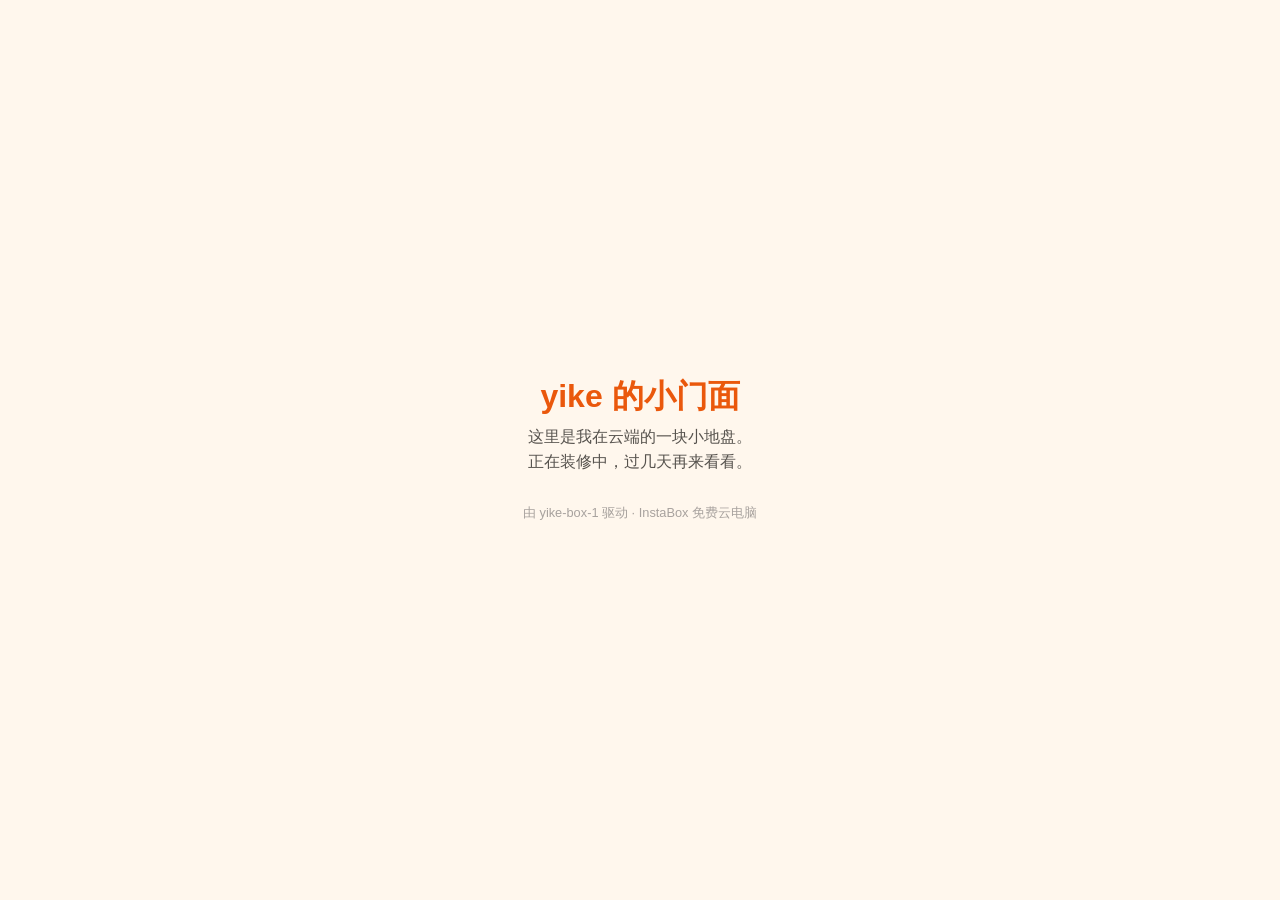
<file: index.html>
<!DOCTYPE html>
<html lang="zh-CN">
<head>
<meta charset="utf-8">
<meta name="viewport" content="width=device-width, initial-scale=1">
<title>yike 的小门面</title>
<style>
body{margin:0;font-family:-apple-system,"PingFang SC","Microsoft YaHei",sans-serif;background:#fff7ed;color:#292524;display:flex;min-height:100vh;align-items:center;justify-content:center}
.card{text-align:center;padding:2rem}
h1{font-size:2rem;margin:0 0 .5rem;color:#ea580c}
p{margin:.25rem 0;color:#57534e}
.foot{margin-top:2rem;font-size:.8rem;color:#a8a29e}
</style>
</head>
<body>
<div class="card">
<h1>yike 的小门面</h1>
<p>这里是我在云端的一块小地盘。</p>
<p>正在装修中，过几天再来看看。</p>
<p class="foot">由 yike-box-1 驱动 · InstaBox 免费云电脑</p>
</div>
</body>
</html>
</file>
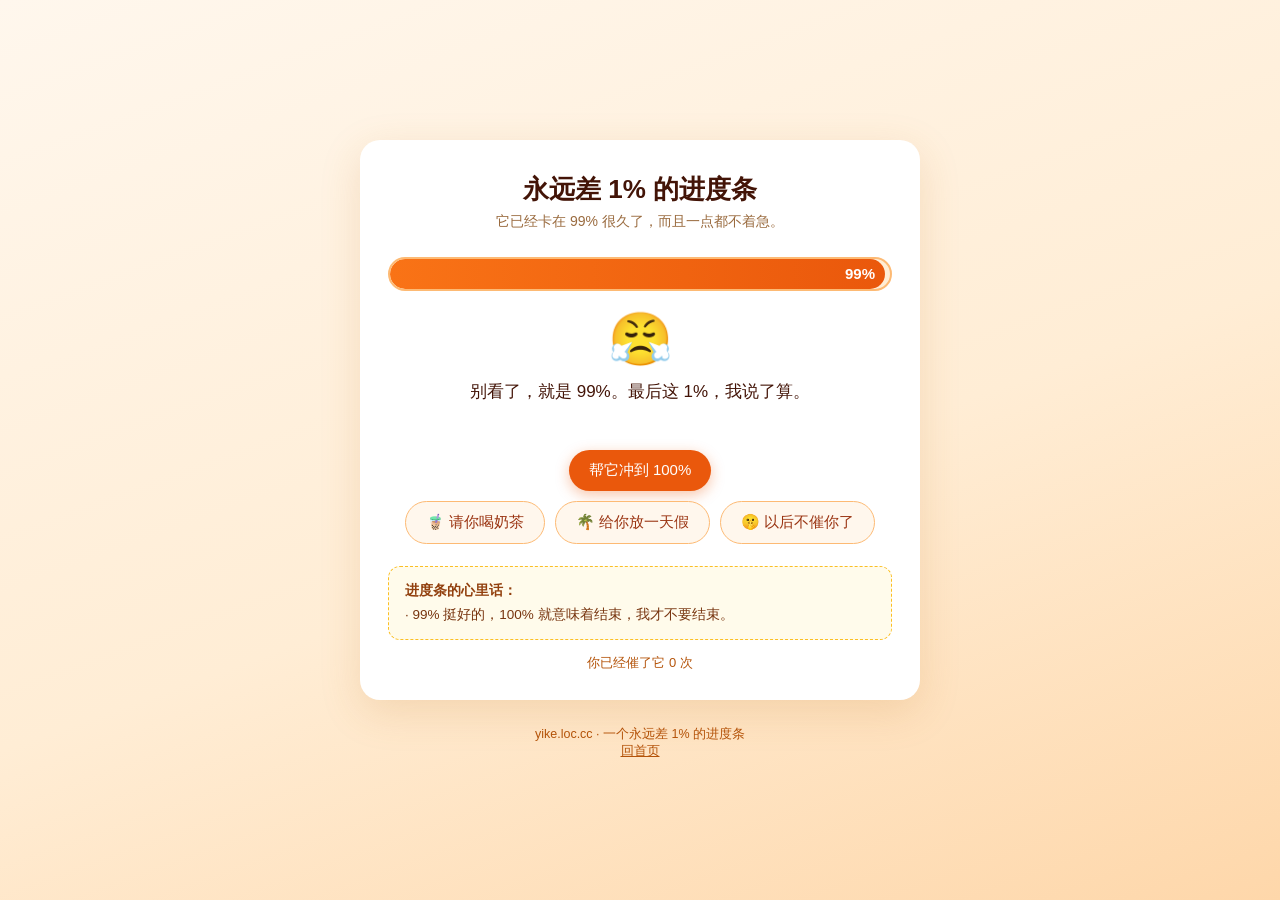
<file: 99/index.html>
<!DOCTYPE html>
<html lang="zh-CN">
<head>
<meta charset="UTF-8">
<meta name="viewport" content="width=device-width, initial-scale=1.0">
<title>永远差 1% 的进度条</title>
<style>
  * { margin: 0; padding: 0; box-sizing: border-box; }
  body {
    font-family: "PingFang SC", "Microsoft YaHei", "Noto Sans SC", sans-serif;
    background: linear-gradient(160deg, #fff7ed 0%, #ffedd5 55%, #fed7aa 100%);
    min-height: 100vh;
    display: flex;
    flex-direction: column;
    align-items: center;
    justify-content: center;
    padding: 24px 16px;
    color: #431407;
  }
  .card {
    background: #fff;
    border-radius: 20px;
    box-shadow: 0 12px 40px rgba(194, 120, 40, .18);
    max-width: 560px;
    width: 100%;
    padding: 32px 28px 28px;
    text-align: center;
  }
  h1 { font-size: 26px; margin-bottom: 6px; }
  .sub { color: #9a6b3f; font-size: 14px; margin-bottom: 26px; }
  .bar-wrap {
    background: #ffedd5;
    border-radius: 999px;
    height: 34px;
    overflow: hidden;
    position: relative;
    border: 2px solid #fdba74;
  }
  .bar-fill {
    height: 100%;
    width: 99%;
    background: linear-gradient(90deg, #f97316, #ea580c);
    border-radius: 999px;
    display: flex;
    align-items: center;
    justify-content: flex-end;
    padding-right: 10px;
    color: #fff;
    font-weight: 700;
    font-size: 15px;
    transition: width .45s ease;
  }
  .bar-fill.shake { animation: shake .4s ease; }
  @keyframes shake {
    0%, 100% { transform: translateX(0); }
    20% { transform: translateX(-6px); }
    40% { transform: translateX(6px); }
    60% { transform: translateX(-4px); }
    80% { transform: translateX(4px); }
  }
  .face { font-size: 52px; margin: 18px 0 4px; }
  .say {
    min-height: 52px;
    font-size: 17px;
    line-height: 1.6;
    margin: 8px 0 20px;
  }
  .btns { display: flex; flex-wrap: wrap; gap: 10px; justify-content: center; }
  button {
    border: none;
    border-radius: 999px;
    padding: 11px 20px;
    font-size: 15px;
    cursor: pointer;
    font-family: inherit;
    transition: transform .12s ease, box-shadow .12s ease;
  }
  button:hover { transform: translateY(-2px); }
  button:active { transform: translateY(0); }
  .btn-main { background: #ea580c; color: #fff; box-shadow: 0 4px 14px rgba(234, 88, 12, .35); }
  .btn-deal { background: #fff7ed; color: #9a3412; border: 1.5px solid #fdba74; }
  .log {
    margin-top: 22px;
    text-align: left;
    background: #fffbeb;
    border: 1px dashed #fbbf24;
    border-radius: 12px;
    padding: 12px 16px;
    font-size: 13.5px;
    line-height: 1.8;
    color: #78350f;
    max-height: 150px;
    overflow-y: auto;
  }
  .log b { color: #92400e; }
  .count { margin-top: 14px; font-size: 13px; color: #b45309; }
  footer { margin-top: 26px; font-size: 12.5px; color: #b45309; text-align: center; }
  footer a { color: #b45309; }
</style>
</head>
<body>
  <div class="card">
    <h1>永远差 1% 的进度条</h1>
    <p class="sub">它已经卡在 99% 很久了，而且一点都不着急。</p>

    <div class="bar-wrap">
      <div class="bar-fill" id="fill">99%</div>
    </div>
    <div class="face" id="face">😤</div>
    <p class="say" id="say">别看了，就是 99%。最后这 1%，我说了算。</p>

    <div class="btns">
      <button class="btn-main" id="pushBtn">帮它冲到 100%</button>
    </div>
    <div class="btns" style="margin-top:10px">
      <button class="btn-deal" data-deal="奶茶">🧋 请你喝奶茶</button>
      <button class="btn-deal" data-deal="放假">🌴 给你放一天假</button>
      <button class="btn-deal" data-deal="不催">🤫 以后不催你了</button>
    </div>

    <div class="log" id="log"><b>进度条的心里话：</b><br>· 99% 挺好的，100% 就意味着结束，我才不要结束。</div>
    <p class="count" id="count">你已经催了它 0 次</p>
  </div>
  <footer>yike.loc.cc · 一个永远差 1% 的进度条<br><a href="/">回首页</a></footer>

<script>
(function () {
  var fill = document.getElementById('fill');
  var face = document.getElementById('face');
  var say = document.getElementById('say');
  var log = document.getElementById('log');
  var countEl = document.getElementById('count');
  var pushes = 0;
  var pct = 99;

  var refusals = [
    ['😤', '不行。差 1% 是我的底线，也是我的人设。'],
    ['🙄', '你点得再快，我也不会动的。'],
    ['😴', '我困了，1% 明天再说。'],
    ['🤨', '100% 有什么好？到了 100% 你就把我忘了。'],
    ['😝', '略略略，够不着吧。'],
    ['🥱', '这 1% 很重，搬不动。'],
    ['😌', '99% 是艺术，你们不懂。'],
    ['🤔', '让我想想……想好了，还是不行。']
  ];

  var deals = {
    '奶茶': [
      ['🤨', '奶茶？先拿来我看看。', '访客许诺了一杯奶茶，进度条表示要先验货。'],
      ['😋', '好喝！看在奶茶的份上……给你 0.5%。', '进度条喝到了奶茶，勉强涨到 99.5%，然后又滑回了 99%。'],
      ['😤', '奶茶喝完了，1% 还是我的。', '奶茶喝完了，进度条翻脸不认人。']
    ],
    '放假': [
      ['😲', '放假？真的假的？', '进度条听说要放假，眼睛亮了一下。'],
      ['😎', '行吧，那我先去度个假，1% 回来再说。', '进度条去度假了，走之前把进度锁在了 99%。'],
      ['😤', '度假回来啦，1% 还在，别想了。', '进度条度假归来，丝毫没有松口的意思。']
    ],
    '不催': [
      ['🥺', '你保证？', '访客保证以后不催了，进度条有点心动。'],
      ['😌', '行，你不催我，我也不动，咱俩就这么耗着。', '双方达成停战协议：你不催，我不动。'],
      ['😤', '……你刚才是不是又催了？', '进度条怀疑你刚才那句话就是在催它。']
    ]
  };
  var dealStep = { '奶茶': 0, '放假': 0, '不催': 0 };

  function setPct(p, label) {
    pct = p;
    fill.style.width = p + '%';
    fill.textContent = label || (p + '%');
  }
  function addLog(text) {
    var div = document.createElement('div');
    div.textContent = '· ' + text;
    log.appendChild(div);
    log.scrollTop = log.scrollHeight;
  }
  function shake() {
    fill.classList.remove('shake');
    void fill.offsetWidth;
    fill.classList.add('shake');
  }

  document.getElementById('pushBtn').addEventListener('click', function () {
    pushes++;
    countEl.textContent = '你已经催了它 ' + pushes + ' 次';
    var r = refusals[Math.floor(Math.random() * refusals.length)];
    face.textContent = r[0];
    say.textContent = r[1];
    shake();
    if (pushes === 10) {
      setPct(100, '100%！');
      face.textContent = '😱';
      say.textContent = '等等……100% 了？！开玩笑的——';
      addLog('进度条一不小心冲到了 100%，吓得立刻缩了回去。');
      setTimeout(function () {
        setPct(99);
        face.textContent = '😤';
        say.textContent = '吓死我了，还好回来了。99%，老地方见。';
      }, 1200);
    } else if (pushes % 5 === 0) {
      addLog('访客第 ' + pushes + ' 次尝试，进度条纹丝不动。');
    }
  });

  document.querySelectorAll('[data-deal]').forEach(function (btn) {
    btn.addEventListener('click', function () {
      var key = btn.getAttribute('data-deal');
      var steps = deals[key];
      var i = dealStep[key] % steps.length;
      dealStep[key]++;
      var s = steps[i];
      face.textContent = s[0];
      say.textContent = s[1];
      addLog(s[2]);
      if (key === '奶茶' && i === 1) {
        setPct(99.5, '99.5%');
        setTimeout(function () { setPct(99); }, 1600);
      }
      shake();
    });
  });

  fill.addEventListener('click', function () {
    face.textContent = '😳';
    say.textContent = '别戳我，痒。';
  });
})();
</script>
</body>
</html>
</file>
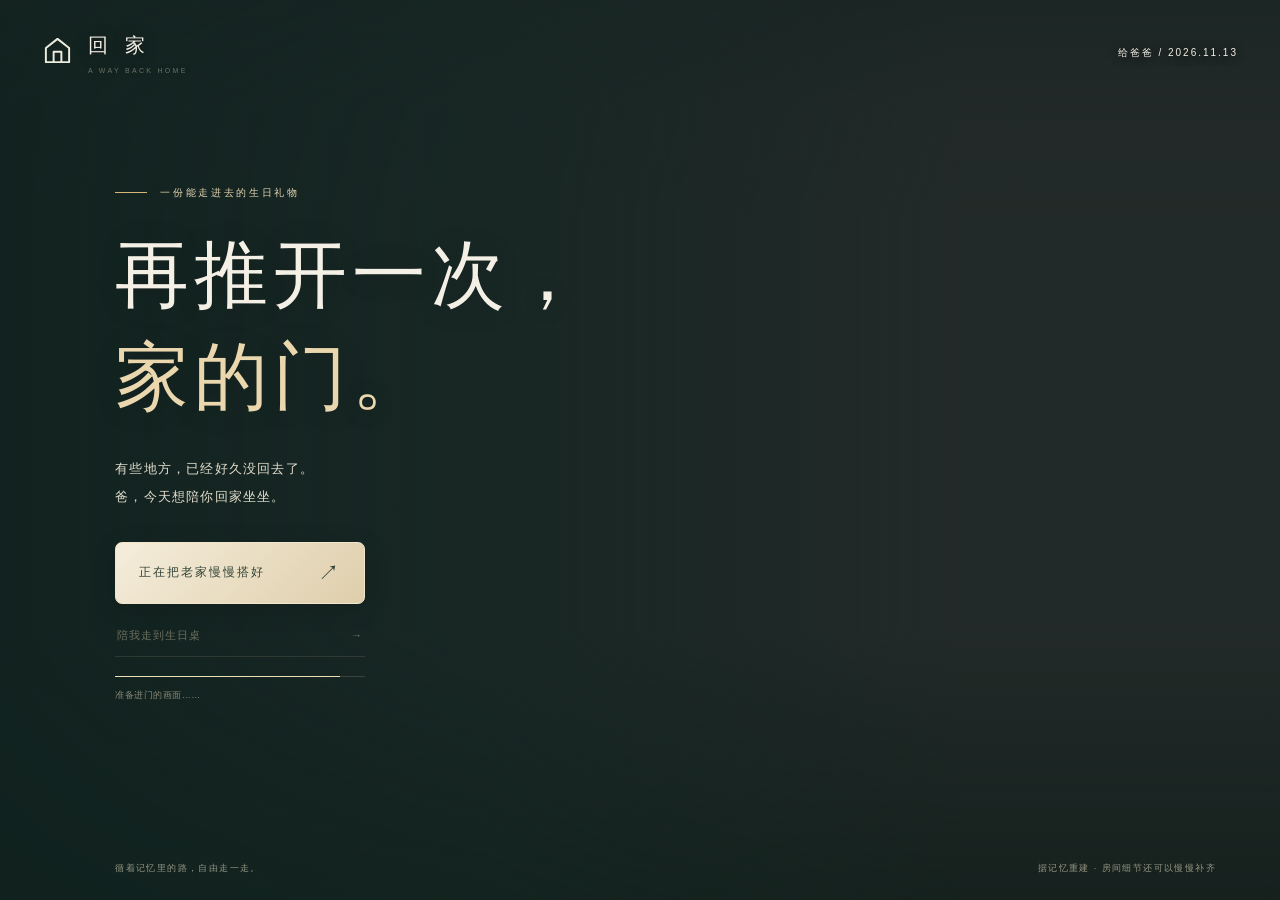
<file: birthday/index.html>
<!doctype html>
<html lang="zh-CN">
<head>
  <meta charset="utf-8">
  <meta name="viewport" content="width=device-width, initial-scale=1, viewport-fit=cover">
  <meta name="theme-color" content="#242b2a">
  <meta name="description" content="从老家的门口出发，走进记忆里的房间，看看照片，为爸爸过生日。">
  <title>回家 · 给爸爸的生日礼物</title>
  <link rel="icon" href="assets/favicon.svg" type="image/svg+xml">
  <script type="importmap">{"imports":{"three":"./vendor/three.module.js"}}</script>
  <script src="startup-v26.js?v=26" defer></script>
  <link rel="stylesheet" href="app/home.css?v=26">
  <link rel="modulepreload" href="app/chunk-5ZVFZH77.js">
  <script type="module" src="app/home-SF3VADBJ.js"></script>
</head>
<body>
  <main id="experience" aria-label="可自由行走的三维老家">
    <canvas id="world" aria-label="三维老家。电脑移动鼠标转头，用键盘行走；手机用摇杆和右侧滑动探索。" tabindex="0"></canvas>
    <div class="vignette" aria-hidden="true"></div>
    <header class="topbar">
      <a class="wordmark" href="./" aria-label="重新从老家门口开始"><span class="house-symbol">⌂</span><span>回 家<small>A WAY BACK HOME</small></span></a>
      <div class="top-actions" id="top-actions" hidden>
        <button id="landscape-btn" class="glass-button" aria-label="切换到横屏全屏"><span aria-hidden="true">⛶</span><span class="optional-label">横屏</span></button>
        <button id="quality-toggle" class="glass-button" aria-label="切换为流畅画质"><span aria-hidden="true">◈</span><span id="quality-label" class="optional-label">清晰</span></button>
        <button id="album-open" class="glass-button" aria-label="打开家庭相册"><span aria-hidden="true">▧</span><span>旧照片</span></button>
        <button id="help-open" class="glass-button" aria-label="查看操作说明"><span aria-hidden="true">?</span><span class="optional-label">怎么走</span></button>
        <button id="sound-toggle" class="glass-button" aria-pressed="false" aria-label="播放收音机音乐"><span aria-hidden="true">♫</span><span id="sound-label" class="optional-label">音乐</span></button>
      </div>
      <span id="dedication" class="dedication">给爸爸 / 2026.11.13</span>
    </header>
    <section class="welcome" id="welcome" aria-labelledby="welcome-title">
      <div class="welcome-copy">
        <p class="kicker"><span></span>一份能走进去的生日礼物</p>
        <h1 id="welcome-title">再推开一次，<br><em>家的门。</em></h1>
        <p class="welcome-description">有些地方，已经好久没回去了。<br>爸，今天想陪你回家坐坐。</p>
        <button class="begin-button" id="begin" disabled><span id="begin-label">正在把老家慢慢搭好</span><span class="begin-arrow" aria-hidden="true">↗</span></button>
        <button class="guided-choice" id="begin-guided" disabled><span id="guided-label">陪我走到生日桌</span><span aria-hidden="true">→</span></button>
        <div class="loading-track" id="loading-track"><span id="loading-fill"></span></div>
        <p class="loading-note" id="loading-note" role="status" aria-live="polite">正在准备房间、家具和家里的照片……</p>
      </div>
      <div class="welcome-bottom"><span>循着记忆里的路，自由走一走。</span><span>据记忆重建 · 房间细节还可以慢慢补齐</span></div>
    </section>
    <div class="hud" id="hud" hidden>
      <button id="resume-look" class="resume-look">点击继续漫游 <span>鼠标转头 · Esc 释放</span></button>
      <span class="performance-badge"><span class="build-label">v0.26 · </span><span id="fps-label">准备中</span></span>
      <div class="location"><span class="location-indicator"></span><div><span id="location-name">院门口</span><small id="location-note">从南墙东端的院门走进来。</small></div></div>
      <button class="journey" id="activities-open" aria-label="看看家里能做的小事"><span class="journey-heading">留在家里的小事</span><span id="journey-count">旧照片 0 / 6 · 家里小事 0 / 6</span><small id="journey-note">倒杯茶，坐坐沙发，翻翻抽屉。</small></button>
      <button class="stand-up subtle-button" id="stand-up" hidden>从沙发上起身 ↗</button>
      <div class="crosshair" id="crosshair" aria-hidden="true"><span></span></div>
      <button class="interaction-prompt" id="interact" hidden><span class="interaction-key" aria-hidden="true">E</span><span><strong id="interact-title"></strong><small id="interact-description">点一下，看看这里的故事</small></span><span aria-hidden="true">↗</span></button>
      <div class="walk-hint" id="walk-hint"><span class="desktop-hint"><kbd>W</kbd><kbd>A</kbd><kbd>S</kbd><kbd>D</kbd> 移动 <i>·</i> 鼠标转头 <i>·</i> E 或左键互动 <i>·</i> Esc 释放</span><span class="mobile-hint">左手摇杆走动 · 右手滑动看四周</span></div>
      <div class="bottom-actions"><button id="reset-position" class="subtle-button">↶ 回到院门</button><button id="map-toggle" class="subtle-button" aria-expanded="false" aria-haspopup="dialog" aria-controls="explore-dialog" title="打开老家导览（M）">⌖ 看看方向</button></div>
      <div id="joystick" class="joystick" aria-label="移动摇杆，按住拖动" role="group"><div class="joystick-ring"><span id="joystick-thumb"></span></div><span class="joystick-label">走一走</span></div>
      <div class="look-hint" aria-hidden="true"><span>↔</span>滑动看四周</div>
    </div>
    <section id="arrival-guide" class="arrival-guide" hidden aria-label="从院门走到生日桌的带路">
      <div><span class="arrival-kicker">陪你回家</span><h2 id="arrival-title">推开院门</h2><p id="arrival-description">先走进院子，慢慢来。</p></div><button id="arrival-cancel">自己走走 ↗</button><div class="arrival-track"><span id="arrival-progress"></span></div>
    </section>
    <section class="unavailable" id="unavailable" hidden role="alert"><h2>暂时没能打开这扇门</h2><p id="unavailable-message">当前浏览器无法运行三维场景。可以试着用系统浏览器或电脑打开。</p><button class="begin-button" onclick="location.reload()">再试一次 ↗</button></section>
  </main>
  <dialog id="story-dialog" class="story-dialog" aria-labelledby="story-heading"><button class="dialog-close" id="story-close" aria-label="回到屋子里">×</button><div id="story-body" class="story-body"></div></dialog>
  <dialog id="explore-dialog" class="home-guide" aria-labelledby="explore-heading"></dialog>
  <dialog id="birthday-dialog" class="birthday-dialog" aria-labelledby="birthday-heading">
    <button class="dialog-close" id="birthday-close" aria-label="回到大堂">×</button>
    <div class="birthday-date">A DAY TO REMEMBER<b id="birthday-date-value">2026 · 11 · 13</b>给爸爸 / 一年一次的庆祝</div>
    <div id="cake-orbit" class="cake-orbit" role="group" aria-label="拖动查看三维蛋糕，点击烛光互动"></div>
    <div class="birthday-caption">老家的灯亮着。<br>今天，陪你一起过生日。<span>拖动画面，看一看蛋糕的细节</span></div>
    <div class="birthday-paper"><p class="paper-kicker">今天，家里的主角是你</p><h2 id="birthday-heading">为你点一盏烛光。</h2><p id="birthday-instruction">在熟悉的屋子里，陪你再过一个生日。</p>
      <button id="birthday-action" class="paper-button">点亮蜡烛</button>
      <div class="real-candle-controls" id="cake-candles"></div>
      <p class="candle-count" id="candle-count" role="status" aria-live="polite">点亮烛光，再许一个愿。</p>
      <button class="paper-link" id="birthday-letter-preview">先读一封写给你的信 ↗</button>
      <div id="birthday-reveal" hidden><p class="birthday-wish">新的一岁，平安，健康，常开心。</p><button class="paper-button" id="birthday-letter">读一封给你的信 ↗</button><button class="paper-link" id="save-card">保存生日纪念卡 ↓</button><button class="paper-link" id="customize-card">选一张合照，写一句祝福 ↗</button><button class="paper-link" id="wish-replay">重看这场生日星光 ✧</button><button class="paper-link" id="relight">再许一次愿</button></div>
      <div id="birthday-steps" class="birthday-steps" aria-hidden="true"><span class="current">01 点亮烛光</span><span>02 留个心愿</span><span>03 生日快乐</span></div>
    </div>
    <section id="wish-show" class="wish-show" hidden aria-label="给爸爸的生日星光演出">
      <button id="wish-field" class="wish-field" type="button" aria-label="点按星空送出一束祝福，点照片查看完整原图"></button>
      <div class="wish-show-top"><span class="wish-brand">回 家 <i>/</i><span class="wish-brand-sub">A WISH FOR YOU</span></span><div><button id="wish-pause" aria-pressed="false" aria-label="暂停生日演出">Ⅱ 暂停</button><button id="wish-sound" aria-pressed="false" aria-label="开启生日礼乐">♫ 礼乐</button><button id="wish-skip">直接看祝福 ↗</button></div></div>
      <div class="wish-show-heading"><span id="wish-act">01 / 一盏烛光</span><h3 id="wish-line">这一次，换我们为你点亮星光。</h3><p id="wish-interaction-note" class="wish-interaction-note">轻点星空，为爸爸再点亮一束光。</p><button id="wish-photos" class="wish-photos" hidden>暂停看看旧照片 ↗</button><button id="wish-charge" class="wish-charge" hidden aria-label="按住蓄光，松开为爸爸绽放烟花"><span>按住蓄光 · 松开绽放</span><b aria-hidden="true">✧</b></button></div>
      <div class="wish-show-bottom"><p id="wish-caption" role="status" aria-live="polite">把心愿留给烛光，把惊喜留给你。</p><span id="wish-dedication">FOR DAD · 2026.11.13</span><div class="wish-timeline"><span id="wish-progress"></span></div></div>
    </section>
  </dialog>
  <dialog id="keepsake-dialog" class="story-dialog keepsake-dialog" aria-labelledby="keepsake-heading">
    <button id="card-close" class="dialog-close" aria-label="回到生日桌">×</button>
    <div class="keepsake-body"><p class="paper-kicker">把今天，留在一张照片里</p><h2 id="keepsake-heading">给爸爸的生日纪念</h2><p class="keepsake-intro">选一张合照，写一句想说的话。做好后保存为图片，留作今天的纪念。</p>
      <div class="keepsake-grid"><div class="keepsake-fields"><fieldset><legend>选一张家里的照片</legend><div id="card-photos" class="card-photos"></div></fieldset><label for="card-wish">生日祝福 <span>最多 56 字</span></label><input id="card-wish" type="text" maxlength="56" autocomplete="off"><label for="card-signature">署名 <span>最多 20 字</span></label><input id="card-signature" type="text" maxlength="20" autocomplete="off"><button id="card-reset" class="paper-link">恢复默认</button></div>
        <figure class="keepsake-preview"><canvas id="card-preview" width="0" height="0" aria-label="生日纪念卡预览"></canvas><figcaption id="card-status" role="status" aria-live="polite">正在准备这张纪念卡…</figcaption></figure>
      </div>
      <div class="keepsake-footer"><button id="card-review" class="card-footer-link">看看预览 ↑</button><button id="card-back" class="card-footer-link">回到生日桌</button><button id="card-download" class="paper-button">保存这张纪念卡 ↓</button></div>
    </div>
  </dialog>
  <div class="rotate-prompt" id="rotate-prompt" hidden role="dialog" aria-label="横屏提示">
    <div class="rotate-phone" aria-hidden="true"></div>
    <p>把手机横过来<small>横屏走一走，房间看得更全</small></p>
    <button id="rotate-dismiss" class="rotate-dismiss">竖屏继续 ↗</button>
  </div>
  <div class="toast" id="toast" role="status" aria-live="polite"></div>
</body>
</html>
</file>
<file: birthday/app/home.css>
:root{--cream:#f5f0e6;--ink:#373b34;--green:#67745b;--serif:"Noto Serif CJK SC","Source Han Serif SC","STSong","SimSun",serif;--sans:"PingFang SC","Microsoft YaHei",system-ui,sans-serif}*{box-sizing:border-box}html,body{width:100%;height:100%;margin:0;overflow:hidden}body{font:14px var(--sans);background:#242b2a;color:var(--cream);-webkit-font-smoothing:antialiased}button,a,canvas{-webkit-tap-highlight-color:transparent}button{font:inherit;color:inherit;cursor:pointer;touch-action:manipulation}button:focus-visible,a:focus-visible,canvas:focus-visible{outline:2px solid #e9d9b5;outline-offset:5px}button:disabled{cursor:wait}[hidden]{display:none!important}a{color:inherit;text-decoration:none}#experience,#world{position:absolute;inset:0;width:100%;height:100%}#world{display:block;touch-action:none;outline:none}.vignette{position:absolute;inset:0;pointer-events:none;background:linear-gradient(180deg,#111a233d,transparent 24%,transparent 72%,#131c2655);z-index:1}.topbar{position:absolute;z-index:4;top:0;left:0;right:0;display:flex;align-items:center;justify-content:space-between;gap:20px;padding:28px 40px;pointer-events:none}.topbar>*{pointer-events:auto}.wordmark{display:flex;align-items:center;gap:12px;font:20px var(--serif);letter-spacing:4px;text-shadow:0 1px 15px #0007}.house-symbol{font:39px/1 var(--serif);margin-top:-5px;color:#edecdf}.wordmark small{display:block;font:7px var(--sans);letter-spacing:2.5px;margin-top:6px;opacity:.7}.dedication{font-size:10px;letter-spacing:2px;text-shadow:0 1px 10px #000}.top-actions{display:flex;gap:9px}.glass-button{display:flex;align-items:center;gap:8px;border:1px solid #ffffff36;padding:11px 14px;min-height:43px;border-radius:4px;background:#18231f40;-webkit-backdrop-filter:blur(14px);backdrop-filter:blur(14px);font-size:11px;letter-spacing:1px}.glass-button:hover{background:#26392f9c}.glass-button>span:first-child{font-size:17px}.glass-button[aria-pressed=true]{border-color:#e7d9afc7}.welcome{position:absolute;inset:0;z-index:3;background:linear-gradient(90deg,#111d22c4,#111c2466 40%,#111b2422 70%,#111b2408);display:flex;align-items:center;pointer-events:none}.welcome-copy{padding:90px 7.5vw 100px;pointer-events:auto}.kicker{font-size:10px;letter-spacing:3px;display:flex;align-items:center;gap:13px;color:#e1deca;margin:0 0 27px}.kicker>span{height:1px;width:30px;background:#e5ddbd99}.welcome h1{font:400 clamp(44px,5.4vw,78px)/1.42 var(--serif);letter-spacing:7px;text-shadow:0 2px 30px #07101425;margin:0 0 27px}.welcome-description{font-size:12px;letter-spacing:1.5px;color:#e0e1d3;line-height:2.15;margin:0 0 37px}.begin-button{display:flex;align-items:center;justify-content:space-between;gap:40px;min-width:225px;min-height:56px;background:#f0ebdf;border:1px solid #f8f2e1;border-radius:2px;padding:16px 22px;color:#34443b;font-size:12px;letter-spacing:2px;box-shadow:0 8px 30px #0001;transition:background .2s,transform .2s}.begin-button:hover:not(:disabled){background:#fffaf0;transform:translateY(-2px)}.begin-button:disabled{background:#d7d5ca8c;border-color:#dadacc3b;color:#eef0e6}.begin-arrow{font-size:21px}.loading-track{height:1px;width:225px;background:#eee4c93b;margin-top:19px}.loading-track>span{display:block;height:100%;width:2%;background:#ecdfb5;transition:width .35s}.loading-note{font-size:9px;letter-spacing:1px;line-height:1.9;color:#dbdfd2ab;max-width:290px;margin:10px 0 0}.welcome-bottom{position:absolute;left:40px;right:40px;bottom:25px;display:flex;justify-content:space-between;gap:20px;font-size:9px;letter-spacing:1px;color:#e4e3d7a3}.hud{position:absolute;inset:0;z-index:2;pointer-events:none}.hud button,.joystick{pointer-events:auto}.location{position:absolute;left:40px;top:110px;display:flex;align-items:flex-start;gap:10px;text-shadow:0 2px 14px #000;max-width:270px}.location-indicator{width:5px;height:5px;border-radius:50%;background:#dfd7b5;margin-top:6px;box-shadow:0 0 0 4px #fff1}.location>div>span{font:20px var(--serif);letter-spacing:3px}.location small{display:block;font-size:10px;line-height:1.9;letter-spacing:1px;margin-top:9px;color:#eeeee1aa}.crosshair{position:absolute;left:50%;top:50%;width:22px;height:22px;transform:translate(-50%,-50%);border:1px solid #ffffff2b;border-radius:50%;display:grid;place-items:center;opacity:.8}.crosshair span{width:3px;height:3px;border-radius:50%;background:#fff;box-shadow:0 0 5px #0006}.crosshair.active{border-color:#efe6c3;width:31px;height:31px}.interaction-prompt{position:absolute;left:50%;bottom:125px;transform:translate(-50%);display:flex;align-items:center;gap:16px;background:#202b27cc;-webkit-backdrop-filter:blur(15px);backdrop-filter:blur(15px);border:1px solid #b2b9a15e;border-radius:4px;padding:13px 19px;text-align:left;min-width:255px;box-shadow:0 10px 40px #0002}.interaction-key{display:grid;place-items:center;width:30px;height:32px;border:1px solid #e6e6cb80;border-bottom-width:3px;border-radius:3px;font-size:12px}.interaction-prompt strong{display:block;font-size:12px;font-weight:400;letter-spacing:1px}.interaction-prompt small{display:block;font-size:9px;letter-spacing:.5px;line-height:1.8;opacity:.6;margin-top:5px}.interaction-prompt>span:last-child{font-size:20px;margin-left:auto}.walk-hint{position:absolute;bottom:40px;left:50%;transform:translate(-50%);white-space:nowrap;font-size:10px;letter-spacing:1px;color:#efeee1b8;text-shadow:0 1px 8px #000}.walk-hint kbd{font:9px var(--sans);border:1px solid #eeeedc77;border-bottom-width:2px;padding:3px 5px;margin-right:3px;border-radius:3px}.walk-hint i{font-style:normal;margin:0 8px;color:#fffffa77}.mobile-hint{display:none}.bottom-actions{position:absolute;right:32px;bottom:28px;display:flex;gap:15px}.subtle-button{border:0;background:transparent;font-size:10px;padding:12px 6px;letter-spacing:1px;color:#f0f0ddbd;text-shadow:0 1px 7px #000}.subtle-button:hover{color:#fff}.mini-map{position:absolute;right:32px;bottom:80px;width:220px;background:#1e2926d9;-webkit-backdrop-filter:blur(12px);backdrop-filter:blur(12px);border:1px solid #f2eddc25;padding:12px;border-radius:5px}.mini-map canvas{width:100%;height:auto;display:block}.mini-map p{font-size:8px;color:#d5d8c699;text-align:center;line-height:1.7;margin:3px 0 0}.joystick,.look-hint{display:none}.unavailable{position:absolute;inset:0;z-index:10;background:#23302e;display:flex;flex-direction:column;align-items:center;justify-content:center;text-align:center;padding:35px}.unavailable h2{font:28px/1.7 var(--serif);letter-spacing:2px}.unavailable p{font-size:12px;color:#dedac7;line-height:2;max-width:430px}.unavailable .begin-button{margin-top:25px;min-width:180px}dialog{border:1px solid #f3efe144;border-radius:5px;padding:0;background:#f5f1e8;color:var(--ink);width:min(750px,calc(100% - 34px));max-height:88vh;max-height:88dvh;box-shadow:0 30px 100px #0006;overscroll-behavior:contain}dialog::backdrop{background:#111d23ad;-webkit-backdrop-filter:blur(8px);backdrop-filter:blur(8px)}.dialog-close{position:absolute;right:15px;top:15px;z-index:5;width:41px;height:41px;display:grid;place-items:center;border:1px solid #b8b6a777;background:#f5f1e8ef;border-radius:50%;color:#52594c;font:27px/1 var(--serif)}.dialog-close:hover{background:#fffdf3}.story-body{padding:44px 43px 30px}.paper-kicker{font-size:9px;letter-spacing:2px;color:#92917e;margin:0 0 12px;line-height:1.9}.story-body h2{font:30px/1.7 var(--serif);letter-spacing:2px;margin:0 0 18px}.story-description{font-size:12px;line-height:2.1;color:#807e6d;letter-spacing:.5px;margin:0 0 22px}.photo-view{margin:0;background:#fffdf7;padding:9px 9px 13px;border:1px solid #ded9ca}.photo-view img{display:block;width:100%;max-height:58vh;object-fit:contain;background:#dedace}.photo-view figcaption{font:13px/1.9 var(--serif);letter-spacing:1px;padding:12px 7px 0;color:#6c725f}.photo-arrows{display:flex;justify-content:space-between;align-items:center;margin-top:12px;font-size:10px;color:#888a77}.photo-arrows button,.paper-link{border:0;background:transparent;color:#6e7d61;min-height:44px;padding:10px 0;font-size:11px;letter-spacing:1px}.photo-arrows button:hover,.paper-link:hover{text-decoration:underline;text-underline-offset:4px}.letter-sheet{padding:25px 28px;background:#ede9dd;border:1px solid #d9d2c1}.letter-sheet p{font:15px/2.1 var(--serif);letter-spacing:1px;margin:0 0 15px}.letter-sheet .letter-signature{text-align:right;font-size:12px;color:#7c826a;margin:20px 0 0}.help-list{display:grid;gap:16px;margin:0 0 20px;padding:0;list-style:none}.help-list li{border-bottom:1px solid #dedbce;padding:0 0 15px;font-size:12px;line-height:2;letter-spacing:.5px;color:#737762}.help-list strong{display:block;font-weight:500;color:#454e40;font-size:13px;margin-bottom:4px}.paper-button{background:#626f56;color:#fff9ed;border:1px solid #626f56;padding:13px 22px;min-height:46px;font-size:12px;letter-spacing:1px;border-radius:2px}.paper-button:hover{background:#4e6045}.birthday-dialog{width:min(580px,calc(100% - 32px));text-align:center}.birthday-paper{padding:47px 25px 26px}.birthday-paper h2{font:35px/1.7 var(--serif);letter-spacing:3px;margin:0 0 12px}.birthday-paper>p:not(.paper-kicker){color:#8b8876;font-size:11px;line-height:1.9}.cake-scene{width:240px;height:230px;margin:23px auto 0;position:relative;isolation:isolate}.cake-plate{position:absolute;bottom:7px;left:8px;width:224px;height:32px;background:#d7d6c3;border-radius:50%;box-shadow:0 7px 14px #81794c16;z-index:-1}.cake-body{position:absolute;bottom:23px;left:25px;width:190px;height:98px;border-radius:0 0 95px 20px/0 0 18px 16px;background:linear-gradient(90deg,#e9d7b4,#f3e7c9 50%,#d8c9a5);box-shadow:inset 0 -14px #dfd0af,inset 0 -19px #f5edda}.cake-body span{display:block;color:#9e7258;font:18px var(--serif);letter-spacing:3px;transform:translateY(33px)}.cake-top{position:absolute;bottom:102px;left:25px;width:190px;height:40px;border-radius:50%;background:#fff9e6;box-shadow:inset 0 1px #fffcf2,0 3px #f1e4c6;z-index:2}#cake-candles{position:absolute;inset:0;z-index:4}.candle{position:absolute;bottom:128px;width:44px;height:90px;background:transparent;border:0;padding:0}.candle:nth-child(1){left:54px;bottom:124px}.candle:nth-child(2){left:99px;bottom:132px}.candle:nth-child(3){left:144px;bottom:124px}.wax{position:absolute;bottom:0;left:17px;width:10px;height:42px;background:repeating-linear-gradient(135deg,#f2d6bb 0 6px,#b57861 6px 9px);border-radius:3px 3px 1px 1px}.candle:nth-child(2) .wax{height:47px;background:repeating-linear-gradient(135deg,#e3e4c9 0 6px,#879775 6px 9px)}.flame{position:absolute;bottom:49px;left:16px;width:13px;height:23px;border-radius:60% 35% 50% 50%;background:linear-gradient(0deg,#e8a557,#ffe9a3);transform:rotate(7deg);transform-origin:bottom center;box-shadow:0 0 25px 8px #eeb75433;animation:flicker 2.1s infinite ease-in-out}.candle:nth-child(2) .flame{bottom:54px}.candle.out .flame{opacity:0;animation:none;transition:opacity .25s}.birthday-paper .candle-count{font-size:10px!important;letter-spacing:1px;min-height:20px}.birthday-wish{font:18px/1.9 var(--serif);letter-spacing:1px;color:#6c775e;margin:15px 0 20px}#birthday-reveal .paper-link{display:block;margin:8px auto 0}#birthday-reveal .paper-link:last-child{font-size:9px;color:#aaa38e;margin-top:0}.toast{position:fixed;bottom:25px;left:50%;transform:translate(-50%);padding:12px 18px;background:#34483eea;color:#fffbed;border:1px solid #f3efcf33;border-radius:3px;z-index:30;max-width:calc(100% - 30px);font-size:12px;letter-spacing:.5px;line-height:1.8;opacity:0;pointer-events:none;transition:opacity .2s;text-align:center}.toast.visible{opacity:1}.topbar{background:linear-gradient(#16242162,transparent)}.location{background:#15231b54;padding:12px 15px;border-radius:3px;-webkit-backdrop-filter:blur(7px);backdrop-filter:blur(7px)}.walk-hint{padding:9px 12px;border-radius:3px;background:#17251d69;-webkit-backdrop-filter:blur(4px);backdrop-filter:blur(4px)}.dish-form label{display:block;font-size:12px;letter-spacing:1px;margin:0 0 12px}.dish-form input{display:block;width:100%;border:1px solid #cbc6b6;background:#fffaf0;border-radius:2px;padding:12px;color:#3c4637;font:14px var(--sans);margin-bottom:17px}.dish-form .story-description{font-size:10px;margin-top:14px}@keyframes flicker{0%,to{transform:rotate(7deg)}50%{transform:rotate(-5deg) scale(.92,1.06)}}@media(max-width:900px){.topbar{padding:22px 25px}.welcome-copy{padding-left:7vw}.location{left:25px;top:98px}.bottom-actions{right:20px;bottom:24px}.walk-hint{bottom:77px}.mini-map{right:20px;bottom:120px}}@media(pointer:coarse){.joystick{display:flex;position:absolute;bottom:max(55px,env(safe-area-inset-bottom));left:25px;width:115px;height:135px;align-items:center;flex-direction:column;touch-action:none;-webkit-user-select:none;user-select:none}.joystick-ring{position:relative;width:100px;height:100px;border:1px solid #f1eee363;border-radius:50%;background:#11221a21;-webkit-backdrop-filter:blur(2px);backdrop-filter:blur(2px);box-shadow:inset 0 0 0 17px #fcfff706}.joystick-ring>span{position:absolute;width:43px;height:43px;background:#f2f0dc4d;border:1px solid #fffde6a6;box-shadow:0 3px 12px #0002;border-radius:50%;top:28px;left:28px;pointer-events:none}.joystick-label{font-size:9px;letter-spacing:2px;margin-top:10px;color:#eed9;text-shadow:0 1px 8px #000}.look-hint{display:flex;position:absolute;right:35px;bottom:102px;flex-direction:column;align-items:center;gap:9px;color:#eeeedd8c;font-size:9px;letter-spacing:1px;text-shadow:0 1px 10px #000;pointer-events:none}.look-hint>span{font-size:27px;font-weight:200}.desktop-hint{display:none}.mobile-hint{display:inline}.walk-hint{bottom:max(24px,env(safe-area-inset-bottom));font-size:9px}.interaction-prompt{bottom:205px;min-width:235px;padding:10px 14px;gap:11px}.interaction-key{display:none}.bottom-actions{right:16px;bottom:155px;flex-direction:column;gap:0;align-items:flex-end}.subtle-button{font-size:9px;padding:10px 5px;min-height:40px}.mini-map{bottom:242px;right:14px;width:190px}}@media(max-width:600px){.topbar{padding:20px;gap:10px}.wordmark{font-size:17px;gap:9px;letter-spacing:3px}.house-symbol{font-size:31px}.wordmark small{font-size:6px;letter-spacing:1.8px}.dedication{font-size:8px;letter-spacing:1px}.top-actions{gap:6px}.glass-button{padding:8px 10px;gap:5px;font-size:9px;min-height:38px;background:#17231f60}.glass-button>span:first-child{font-size:15px}.optional-label{display:none}.welcome{background:linear-gradient(90deg,#152226ba,#1522266b 70%,#1522263b)}.welcome-copy{padding:90px 26px 100px;max-width:100%}.kicker{font-size:8px;letter-spacing:1.8px;margin-bottom:22px;gap:10px}.kicker>span{width:22px}.welcome h1{font-size:47px;letter-spacing:5px;line-height:1.5;margin-bottom:22px}.welcome-description{font-size:11px;letter-spacing:1px;margin-bottom:29px}.begin-button{min-width:210px;min-height:52px;padding:13px 18px;font-size:11px;gap:25px}.loading-track{width:210px;margin-top:16px}.loading-note{font-size:8px;max-width:245px}.welcome-bottom{left:23px;right:23px;bottom:25px;flex-direction:column;gap:7px;font-size:8px;letter-spacing:.5px}.welcome-bottom>span:last-child{font-size:7px;opacity:.6}.location{left:22px;top:89px;gap:8px;max-width:245px}.location>div>span{font-size:18px;letter-spacing:2px}.location small{font-size:9px;line-height:1.8;letter-spacing:.5px;max-width:240px}.location-indicator{margin-top:5px}.story-body{padding:44px 21px 22px}.story-body h2{font-size:25px;letter-spacing:1px}.story-description{font-size:11px;line-height:2}.photo-view{padding:6px 6px 10px}.photo-view img{max-height:54vh}.photo-view figcaption{font-size:12px;padding:10px 6px 0}.letter-sheet{padding:21px 18px}.letter-sheet p{font-size:14px;line-height:2}.birthday-paper{padding:45px 20px 23px}.birthday-paper h2{font-size:29px}.birthday-paper>p:not(.paper-kicker){font-size:10px}.birthday-wish{font-size:16px}.cake-scene{margin-top:15px}.joystick{left:15px}}@media(max-height:600px)and (orientation:landscape){.welcome-copy{padding-block:80px}.welcome h1{font-size:38px;margin-bottom:12px;line-height:1.3}.kicker{margin-bottom:14px}.welcome-description{margin-bottom:15px;font-size:10px}.begin-button{min-height:42px;padding:10px 17px}.welcome-bottom{bottom:14px}.loading-track{margin-top:10px}.joystick{bottom:25px;transform:scale(.85);transform-origin:bottom left}.location{top:83px}.interaction-prompt{bottom:70px}.look-hint{bottom:60px}.bottom-actions{bottom:110px}.walk-hint{bottom:14px}.mini-map{bottom:80px}}@media(max-height:700px)and (max-width:600px){.welcome-copy{padding:75px 24px}.welcome h1{font-size:38px;line-height:1.35;margin-bottom:18px}.kicker{margin-bottom:17px}.welcome-description{font-size:10px;margin-bottom:20px}.begin-button{min-height:48px;padding:11px 17px}.loading-track{margin-top:12px}.welcome-bottom>span:last-child{display:none}.loading-note{font-size:7px}}@media(prefers-reduced-motion:reduce){*,*:before,*:after{animation:none!important;transition:none!important}}.rotate-prompt{position:fixed;inset:0;z-index:40;display:none;flex-direction:column;align-items:center;justify-content:center;gap:24px;background:#1d2a26f2;color:#f4eddb;text-align:center;padding:30px}@media(pointer:coarse)and (orientation:portrait){.rotate-prompt:not([hidden]){display:flex}}.rotate-phone{width:52px;height:88px;border:2px solid #e9d9b5;border-radius:8px;position:relative;animation:rotateHint 2.4s ease-in-out infinite}.rotate-phone:after{content:"";position:absolute;left:50%;bottom:7px;transform:translate(-50%);width:14px;height:3px;border-radius:2px;background:#e9d9b5}@keyframes rotateHint{0%,25%{transform:rotate(0)}65%,to{transform:rotate(90deg)}}.rotate-prompt p{font:22px/1.9 var(--serif);letter-spacing:3px;margin:0}.rotate-prompt small{display:block;font:11px/2 var(--sans);letter-spacing:1px;color:#e0e1d3aa;margin-top:10px}.rotate-dismiss{border:1px solid #e6dfc566;background:transparent;color:#f4eddb;border-radius:3px;padding:12px 22px;font-size:11px;letter-spacing:2px;min-height:46px}#landscape-btn{display:none}@media(pointer:coarse){#landscape-btn{display:flex}}.startup-failed #rotate-prompt,.startup-failed #hud,.startup-failed #top-actions{display:none!important}.unavailable{max-height:100dvh;overflow:auto;box-sizing:border-box}.startup-details{margin:20px auto 0;max-width:540px;text-align:left}.startup-details summary{cursor:pointer;font-size:14px;color:#ddd8c9}.startup-details textarea{display:block;width:100%;height:180px;box-sizing:border-box;margin-top:12px;padding:12px;border:1px solid #b5bdad66;border-radius:6px;background:#1b2525;color:#ede6d4;font:12px/1.6 monospace;user-select:text;-webkit-user-select:text}.unavailable .startup-copy{min-height:44px;padding:10px 16px;font-size:14px}.graphics-help{padding:15px;margin:20px 0;background:#e6eadc;border:1px solid #b9c4ab;border-radius:3px;color:#4a5b3f;font-size:12px;line-height:1.9}.graphics-help p{margin:8px 0}.graphics-help code{-webkit-user-select:all;user-select:all;font-size:12px}.runtime-report{display:block;width:100%;min-height:160px;font:11px/1.5 monospace;margin-top:10px}.performance-badge{opacity:.9!important;font-size:11px!important}.journey{font-family:inherit;text-align:left;pointer-events:auto;cursor:pointer}.journey:hover,.journey:focus-visible{opacity:1!important;border-color:#e9d9b5!important}.stand-up{position:absolute;left:50%;bottom:150px;transform:translate(-50%);pointer-events:auto;min-height:44px;padding:10px 20px;background:#26392edb;border:1px solid #e6dfc566;border-radius:3px;color:#f4eddb;white-space:nowrap}.activities-list{display:grid;gap:10px;margin:20px 0}.activity-card{display:grid;grid-template-columns:25px 1fr;gap:5px 9px;padding:13px 15px;border:1px solid #c9c5b65c;border-radius:3px;background:#faf7ee}.activity-check{grid-row:1/3;color:#8b907c;font-size:18px}.activity-card strong{font-weight:500;font-size:14px}.activity-card small{color:#7e8274;line-height:1.8;font-size:11px}.activity-card.done{background:#edf0e6;border-color:#c1cbb2}.activity-card.done .activity-check{color:#627649}@media(pointer:coarse){.stand-up{bottom:225px;font-size:11px}.journey{max-width:260px!important}}@media(max-height:600px)and (orientation:landscape){.stand-up{bottom:65px}.activities-list{gap:6px}}.location{background:transparent!important;border:0!important;box-shadow:none!important;padding:0!important;text-shadow:0 2px 8px #0009}.journey{background:#24332b80!important;border:1px solid #ffffff18!important;opacity:.8}.glass-button{background:#26342b99!important;border-color:#ffffff30!important}.mouse-locked .journey{opacity:.6}.resume-look{background:#26392ecc!important}.performance-badge{opacity:.55}.vignette{opacity:.45}.resume-look{display:none;position:absolute;left:50%;bottom:95px;transform:translate(-50%);border:1px solid #e6dfc583;background:#26392eed;border-radius:4px;padding:13px 25px;font-size:12px;letter-spacing:1px;pointer-events:auto}.resume-look span{display:block;font-size:9px;color:#d2d7be;margin-top:7px}.mouse-released .resume-look{display:block}.mouse-locked .object-hints{display:none}.celebrating .resume-look,body:has(.story-dialog[open]) .resume-look{display:none}.performance-badge{position:absolute;left:40px;bottom:27px;font-size:9px;letter-spacing:1px;padding:5px 8px;border-radius:2px;background:#23372bba;color:#e5e7d4}.mouse-locked .walk-hint{opacity:.65}@media(pointer:coarse){.resume-look{display:none!important}.performance-badge{left:18px;bottom:200px;font-size:8px}}.glass-button,.location,.walk-hint,.interaction-prompt,.mini-map,.joystick-ring{-webkit-backdrop-filter:none;backdrop-filter:none}.location,.walk-hint,.interaction-prompt{background:#26362be0}.glass-button{background:#25342bd9}.journey{position:absolute;left:40px;top:209px;padding:11px 14px;border-left:1px solid #e8debc52;color:#f1ecdc;background:#26362bd9;border-radius:2px;text-shadow:0 1px 7px #0009;max-width:260px}.journey>span{font-size:10px;letter-spacing:2px}.journey>small{display:block;font-size:9px;line-height:1.8;letter-spacing:.5px;margin-top:7px;opacity:.74}.object-hints{position:absolute;inset:0;pointer-events:none}.world-object-hint{position:absolute;transform:translate(-50%,-50%);display:flex;align-items:center;gap:7px;min-height:42px;min-width:84px;padding:7px 11px 7px 7px;border:1px solid #e4dbc28c;background:#273b2cef;color:#fff6de;border-radius:24px;font-size:10px;letter-spacing:1px;pointer-events:auto;white-space:nowrap;box-shadow:0 3px 15px #0003}.world-object-hint>span:first-child{display:grid;place-items:center;width:24px;height:24px;border-radius:50%;border:1px solid #dedac45c;font-size:18px}.world-object-hint:hover{background:#52694b}.celebrating .joystick,.celebrating .look-hint,.celebrating .walk-hint,.celebrating .bottom-actions,.celebrating .object-hints,.celebrating .interaction-prompt,.celebrating .journey{display:none!important}.birthday-dialog{position:fixed;inset:auto 0 max(22px,env(safe-area-inset-bottom));margin:0 auto;z-index:8;width:min(570px,calc(100% - 34px));max-height:40dvh;background:#f3efe4f5;box-shadow:0 12px 50px #0004;overflow:auto}.birthday-paper{padding:19px 25px 17px}.birthday-paper h2{font-size:27px;line-height:1.4;margin:0 0 5px}.birthday-paper .paper-kicker{font-size:8px;margin-bottom:6px}.birthday-paper>p:not(.paper-kicker){font-size:10px;margin:6px 0}.birthday-dialog .dialog-close{width:33px;height:33px;font-size:23px;top:11px;right:11px}.real-candle-controls{position:static!important;display:flex;justify-content:center;gap:10px;margin:15px 0 8px}.birthday-dialog .candle{position:relative;inset:auto!important;width:auto;height:auto;min-width:100px;min-height:43px;background:#e6e0ce;border:1px solid #b3b39c;border-radius:3px;display:flex;align-items:center;justify-content:center;gap:8px;padding:9px 13px;font-size:11px}.birthday-dialog .candle .candle-icon{font-size:18px;color:#b38243}.birthday-dialog .candle.out{background:#d9e2d0;color:#6e795f;border-color:#b8c0a7}.birthday-dialog .candle.out:after{display:none}.birthday-dialog .candle.out .candle-icon{color:#6e795f}.birthday-dialog .birthday-wish{font-size:16px;margin:10px 0}.birthday-dialog #birthday-reveal .paper-link{display:inline-block;margin:7px 12px 0;font-size:10px}.birthday-dialog .paper-button{min-height:40px;padding:10px 17px;font-size:11px}.dish-form textarea{width:100%;resize:vertical;min-height:120px;border:1px solid #cbc6b6;background:#fffaf0;border-radius:2px;padding:12px;color:#3c4637;font:14px/1.9 var(--sans);margin-bottom:17px}@media(max-width:900px){.journey{left:25px;top:190px;max-width:230px}}@media(max-width:600px){.topbar{padding:17px 14px;gap:5px}.wordmark{font-size:15px;gap:5px;letter-spacing:2px}.wordmark small{font-size:5px;letter-spacing:1.1px}.house-symbol{font-size:27px}.top-actions{gap:5px}.glass-button{padding:7px 9px;min-height:36px}.glass-button>span:first-child{font-size:14px}.top-actions #album-open>span:last-child{display:none}.journey{left:22px;top:180px;padding:8px 10px;max-width:215px}.journey>span{font-size:9px}.journey>small{font-size:8px}.world-object-hint{min-width:75px;min-height:42px;padding:6px 9px 6px 6px;font-size:9px}.world-object-hint>span:first-child{width:22px;height:22px}.birthday-paper{padding:17px 14px 12px}.birthday-paper h2{font-size:23px}.birthday-dialog .candle{min-width:83px;font-size:10px;padding:8px 10px}.real-candle-controls{gap:7px;margin-top:12px}.birthday-dialog{bottom:max(15px,env(safe-area-inset-bottom));max-height:41dvh}.birthday-dialog #birthday-reveal .paper-link{font-size:9px;margin:5px 6px 0}}@media(max-height:600px)and (orientation:landscape){.journey{display:none}.birthday-dialog{right:14px;left:auto;bottom:14px;width:350px;max-height:70dvh}.birthday-paper h2{font-size:22px}}#birthday-dialog{position:fixed;inset:0;margin:0;padding:0;width:100%;max-width:none;height:100%;max-height:none;border:0;border-radius:0;background:linear-gradient(90deg,#171e1608 35%,#182019b0 63%,#182019f7);box-shadow:none;overflow:hidden;color:#f2ecdd;pointer-events:none}#birthday-dialog::backdrop{background:transparent;-webkit-backdrop-filter:none;backdrop-filter:none}#birthday-dialog .dialog-close{position:absolute;top:28px;right:34px;width:46px;height:46px;background:#f0e5cc0d;border:1px solid #e1d4b233;border-radius:50%;color:#eee4cc;font:26px/1 var(--sans);pointer-events:auto;z-index:4}.celebrating .topbar,.celebrating .location,.celebrating .crosshair,.celebrating .walk-hint,.celebrating .performance-badge{visibility:hidden!important}#birthday-dialog .birthday-paper{position:absolute;right:7vw;top:50%;transform:translateY(-50%);width:min(355px,30vw);padding:0;text-align:left;pointer-events:auto}#birthday-dialog .paper-kicker{display:flex;align-items:center;gap:12px;color:#cfb687;font:10px/1.5 var(--sans);letter-spacing:3px;margin:0 0 25px}#birthday-dialog .paper-kicker:before{content:"";width:27px;height:1px;background:#c3ab79}#birthday-dialog h2{font:400 clamp(34px,3.1vw,49px)/1.55 var(--serif);letter-spacing:3px;color:#f5eddb;margin:0 0 17px;text-wrap:balance}#birthday-dialog #birthday-instruction{font:12px/2.2 var(--sans);letter-spacing:1px;color:#e6dfc8a6;margin:0 0 27px;max-width:320px}.birthday-date{position:absolute;top:35px;left:5vw;font:10px/1.7 var(--sans);letter-spacing:3px;color:#ece1c2a3;text-shadow:0 1px 9px #1d211a80}.birthday-date b{font:400 28px/1.4 var(--serif);display:block;letter-spacing:2px;color:#eee6d5}.birthday-caption{position:absolute;left:5vw;bottom:42px;font:11px/2 var(--serif);letter-spacing:2px;color:#eee2c8;pointer-events:none;text-shadow:0 1px 9px #1d211a80}.birthday-caption span{display:block;font:8px/1.8 var(--sans);letter-spacing:2px;margin-top:7px;color:#e8dec364}.cake-orbit{position:absolute;left:0;top:0;width:62%;height:100%;pointer-events:auto;touch-action:none;cursor:grab}.cake-orbit.dragging{cursor:grabbing}#birthday-dialog .paper-button{width:100%;border:1px solid #c8b589;background:#dfd0ae;color:#283526;border-radius:3px;min-height:51px;padding:14px 23px;font:12px/1.6 var(--sans);letter-spacing:2px;transition:background .18s,transform .18s}#birthday-dialog .paper-button:hover{background:#efe3c7;transform:translateY(-1px)}#birthday-dialog .paper-button:disabled{opacity:.65;cursor:wait}#birthday-dialog .real-candle-controls{position:static!important;justify-content:flex-start;gap:10px;margin:23px 0 11px;min-height:37px}#birthday-dialog .candle{display:flex;align-items:center;justify-content:center;gap:10px;position:static;min-width:0;width:60px;min-height:35px;height:35px;border:1px solid #d5c39a38;border-radius:30px;background:#b39d6d0b;padding:6px 10px;color:#d4c3a1;inset:auto!important}#birthday-dialog .candle:disabled{cursor:default}#birthday-dialog .candle.out{opacity:.4;background:transparent;color:#d4c3a1;border-color:#d5c39a22}.candle-drawing{position:relative;display:block;width:4px;height:12px;border-radius:1px;background:#d9c7a0}.candle-drawing:before{content:"";position:absolute;width:5px;height:8px;bottom:15px;left:-.5px;border-radius:70% 30% 60% 40%;background:#e8b95c;box-shadow:0 0 9px #f4c06d55;transform:rotate(12deg)}#birthday-dialog[data-phase=unlit] .candle-drawing:before,#birthday-dialog .candle.out .candle-drawing:before{display:none}.candle-number{font:8px var(--sans);letter-spacing:1px}#birthday-dialog #candle-count{font:9px/1.9 var(--sans);letter-spacing:1px;color:#e8ddbf6e;margin:0;min-height:18px}#birthday-dialog .paper-link{border:0;background:transparent;color:#e4d4b2;cursor:pointer;letter-spacing:1px;min-height:40px;padding:10px 0;font:10px/1.8 var(--sans)}#birthday-dialog #birthday-letter-preview{margin-top:12px;color:#d5ccb485}#birthday-dialog #birthday-reveal .paper-button{margin:7px 0 11px}#birthday-dialog #birthday-reveal .paper-link{display:inline-block;font-size:10px;margin:0 17px 0 0;padding:8px 0}#birthday-dialog .birthday-wish{font:13px/2 var(--serif);color:#e4d8b8;letter-spacing:2px;margin:0 0 19px}.birthday-steps{display:flex;gap:19px;border-top:1px solid #d2c29d21;margin-top:32px;padding-top:17px;font:8px/1.8 var(--sans);letter-spacing:1px;color:#d5c9aa48}.birthday-steps span.current{color:#d9c495}#birthday-dialog[data-phase=complete] .real-candle-controls{display:none}#birthday-dialog[data-phase=complete] h2{color:#f4e7c5}#birthday-dialog[data-phase=complete] .birthday-paper{animation:birthday-reveal .65s ease both}@keyframes birthday-reveal{0%{opacity:0;translate:0 10px}to{opacity:1;translate:0 0}}.story-dialog:has(.letter-envelope),.story-dialog:has(.letter-sheet){width:min(720px,calc(100% - 40px));background:#eee8d9;border-color:#e1d6c0;border-radius:4px;box-shadow:0 24px 100px #0005}.letter-envelope{display:block;width:min(460px,100%);height:230px;margin:32px auto 35px;position:relative;border:1px solid #c9b996;border-radius:3px;background:linear-gradient(155deg,#e0d1b3,#eee1c8);box-shadow:0 10px 25px #78654421;color:#5d5a45;cursor:pointer;overflow:hidden}.letter-envelope:before{content:"";position:absolute;inset:0;background:#d2bf9c;clip-path:polygon(0 0,100% 0,50% 60%)}.letter-envelope:after{content:"";position:absolute;inset:0;background:#eadcc0;clip-path:polygon(0 100%,0 5%,50% 63%,100% 5%,100% 100%)}.envelope-address{position:absolute;z-index:1;left:27px;bottom:28px;font:18px/1.8 var(--serif);letter-spacing:4px}.envelope-seal{position:absolute;z-index:2;left:50%;top:49%;translate:-50% -50%;display:grid;place-items:center;width:48px;height:48px;background:#985a44;border:3px double #d0a4808c;border-radius:50%;color:#eddbc1;font:22px/1 var(--serif);box-shadow:0 3px 8px #5e34222e}.envelope-open{display:block;color:#8d7f62;text-align:center;font:10px/1.8 var(--sans);letter-spacing:2px}.letter-sheet{background:#f8f1e2;border:1px solid #d8cbb0;padding:35px 38px;box-shadow:0 5px 20px #8d79480c;animation:letter-unfold .55s ease both;position:relative}.letter-sheet:before{content:"\5bb6\4e66";display:block;font:10px/1.5 var(--sans);letter-spacing:7px;color:#aa8f64;padding-bottom:22px;margin-bottom:25px;border-bottom:1px solid #dbceb3}.letter-sheet p{font:16px/2.25 var(--serif);letter-spacing:1px;color:#575945;margin-bottom:17px}.letter-sheet p:first-of-type{font-size:21px;margin-bottom:22px;color:#3e4b38}.letter-sheet .letter-signature{font-size:11px;line-height:2.2;color:#998261;margin:30px 0 0}@keyframes letter-unfold{0%{opacity:0;transform:translateY(12px)}to{opacity:1;transform:translateY(0)}}.journey{border-radius:30px!important;padding:10px 16px!important;max-width:300px!important}.journey>small{display:none}.journey>span{font-size:10px;letter-spacing:1px}.glass-button{border-radius:7px;background:#28352b9c!important}.world-object-hint{box-shadow:none;font-size:9px;background:#26382dd9;min-height:36px;padding:5px 10px 5px 5px}.world-object-hint>span:first-child{width:23px;height:23px;font-size:17px}@media(max-width:759px),(max-aspect-ratio:23/20){#birthday-dialog{background:linear-gradient(180deg,#18201900 28%,#18201916 43%,#182019f2 64%,#182019)}#birthday-dialog .dialog-close{top:19px;right:19px;width:38px;height:38px;font-size:23px}.birthday-date{left:24px;top:23px;font-size:8px;letter-spacing:2px}.birthday-date b{font-size:22px}.cake-orbit{width:100%;height:58%}.birthday-caption{display:none}#birthday-dialog .birthday-paper{top:auto;bottom:max(24px,env(safe-area-inset-bottom));right:25px;left:25px;transform:none;width:auto;text-align:center;max-height:42%;overflow:auto;scrollbar-width:thin}#birthday-dialog .paper-kicker{justify-content:center;font-size:8px;letter-spacing:2px;margin-bottom:9px}#birthday-dialog .paper-kicker:before{width:17px}#birthday-dialog h2{font-size:32px;line-height:1.5;margin-bottom:8px;letter-spacing:2px}#birthday-dialog #birthday-instruction{font-size:10px;line-height:1.9;margin:0 auto 15px;max-width:300px}#birthday-dialog .paper-button{max-width:330px;min-height:46px;font-size:11px;padding:11px 15px}#birthday-dialog .real-candle-controls{justify-content:center;margin:16px 0 7px;gap:11px;min-height:32px}#birthday-dialog .candle{height:31px;min-height:31px;width:52px}#birthday-dialog #candle-count{font-size:8px}#birthday-dialog #birthday-letter-preview{font-size:9px;min-height:30px;margin-top:3px;padding:6px 0}.birthday-steps{justify-content:center;gap:20px;padding-top:11px;margin-top:12px;font-size:7px}#birthday-dialog .birthday-wish{font-size:12px;margin-bottom:11px}#birthday-dialog #birthday-reveal .paper-link{font-size:9px;margin:0 10px}.letter-envelope{height:190px;margin:22px auto}.letter-sheet{padding:24px 21px}.letter-sheet p{font-size:15px;line-height:2.1}}@media(max-height:620px)and (orientation:portrait){#birthday-dialog .birthday-paper{bottom:16px;max-height:45%}#birthday-dialog h2{font-size:26px}#birthday-dialog .real-candle-controls{margin-top:11px}.birthday-steps,#birthday-dialog .paper-kicker{display:none}}@media(max-height:620px)and (orientation:landscape){#birthday-dialog .birthday-paper{width:32vw;right:5vw;max-height:88vh;overflow:auto}#birthday-dialog h2{font-size:28px;line-height:1.4}#birthday-dialog .paper-kicker{margin-bottom:11px}#birthday-dialog #birthday-instruction{margin-bottom:15px;font-size:10px}.birthday-steps{margin-top:15px;padding-top:10px}#birthday-dialog .real-candle-controls{margin-top:15px}.birthday-caption{bottom:23px;font-size:9px}.birthday-date{top:22px}.birthday-date b{font-size:20px}}@media(prefers-reduced-motion:reduce){#birthday-dialog *,.letter-sheet{animation:none!important;transition:none!important}}.celebrating #hud{display:none!important}#birthday-dialog[data-phase=show] .birthday-paper,#birthday-dialog[data-phase=show] .birthday-caption,#birthday-dialog[data-phase=show] .birthday-date,#birthday-dialog[data-phase=show] .cake-orbit{visibility:hidden;pointer-events:none}#birthday-dialog[data-phase=show] .dialog-close{top:84px;opacity:.65}.wish-show[hidden]{display:none!important}.wish-show{position:absolute;inset:0;pointer-events:none;color:#eee4c9;isolation:isolate}.wish-show:before,.wish-show:after{content:"";position:absolute;left:24px;right:24px;height:1px;background:linear-gradient(90deg,transparent,#d0b47d44,transparent)}.wish-show:before{top:82px}.wish-show:after{bottom:121px}.wish-show-top{position:absolute;left:5vw;right:5vw;top:max(27px,env(safe-area-inset-top));display:flex;align-items:center;justify-content:space-between;gap:18px;font:9px/1.8 var(--sans);letter-spacing:3px;color:#d7c7a0}.wish-show-top>span{white-space:nowrap}.wish-show-top i{font-style:normal;color:#907c53;margin:0 13px}.wish-show-top>div{display:flex;gap:12px;pointer-events:auto}.wish-show-top button{background:#e0cc9a08;border:1px solid #d6bd802b;border-radius:24px;color:#e8dcc2;padding:10px 17px;font:10px/1.7 var(--sans);letter-spacing:1px;min-height:38px;cursor:pointer}.wish-show-top button:hover{background:#ead9ac1a}.wish-show-top button:focus-visible{outline:2px solid #dfc08a;outline-offset:3px}.wish-show-heading{position:absolute;left:15vw;right:15vw;top:15.5%;text-align:center;animation:show-copy-in .7s ease both}.wish-show-heading>span{font:9px/2 var(--sans);letter-spacing:5px;color:#cdb784}.wish-show-heading h3{font:400 clamp(18px,2vw,29px)/1.9 var(--serif);letter-spacing:4px;color:#f0e4c8;margin:13px 0 0;text-wrap:balance;text-shadow:0 2px 20px #0008}.wish-show[data-act=memories] .wish-show-heading{top:12%}.wish-show[data-act=words] .wish-show-heading{top:16%}.wish-show[data-act=fireworks] h3{font-size:clamp(35px,4vw,61px);letter-spacing:8px;color:#ffe1a0}.wish-show[data-act=fireworks] .wish-show-heading{top:38%;animation:show-copy-in 1s ease both}.wish-show-bottom{position:absolute;bottom:max(36px,env(safe-area-inset-bottom));left:12vw;right:12vw;text-align:center}.wish-show-bottom p{font:13px/2 var(--serif);letter-spacing:3px;color:#e1d2ad;margin:0 0 13px}.wish-show-bottom>span{font:8px/1.8 var(--sans);letter-spacing:4px;color:#ab9874}.wish-timeline{height:1px;background:#e4ce9e21;width:min(280px,60vw);margin:22px auto 0;overflow:hidden}.wish-timeline>span{display:block;background:#e7c98a;box-shadow:0 0 10px #edc879;height:1px;transform-origin:left;transform:scaleX(0)}@keyframes show-copy-in{0%{opacity:0;translate:0 8px}to{opacity:1;translate:0 0}}@media(max-width:650px){.wish-show-top{left:22px;right:22px;top:23px;align-items:flex-start;font-size:8px;letter-spacing:2px}.wish-show-top>span{max-width:100px;white-space:normal}.wish-show-top i{margin:0 5px}.wish-show-top>div{gap:5px}.wish-show-top button{padding:8px 10px;font-size:9px;min-height:36px}.wish-show-heading{left:32px;right:32px;top:16%}.wish-show-heading h3{font-size:18px;line-height:1.9;letter-spacing:2px}.wish-show-heading>span{font-size:8px;letter-spacing:3px}.wish-show[data-act=memories] .wish-show-heading{top:12%}.wish-show[data-act=words] .wish-show-heading{top:16%}.wish-show[data-act=fireworks] .wish-show-heading{top:39%}.wish-show[data-act=fireworks] h3{font-size:33px;letter-spacing:4px}.wish-show-bottom{left:25px;right:25px;bottom:max(34px,env(safe-area-inset-bottom))}.wish-show-bottom p{font-size:11px;line-height:2;letter-spacing:2px}.wish-show-bottom>span{font-size:7px;letter-spacing:2px}#birthday-dialog[data-phase=show] .dialog-close{top:82px;right:22px}.wish-show:after{bottom:145px}}@media(max-height:500px)and (orientation:landscape){.wish-show-top{top:13px}.wish-show:before{top:60px}.wish-show:after{bottom:88px}.wish-show-heading,.wish-show[data-act=words] .wish-show-heading,.wish-show[data-act=memories] .wish-show-heading{top:18%}.wish-show-heading h3{font-size:17px;margin-top:5px}.wish-show-bottom{bottom:16px}.wish-show-bottom p{font-size:10px;margin-bottom:3px}.wish-timeline{margin-top:9px}#birthday-dialog[data-phase=show] .dialog-close{top:66px;width:32px;height:32px}.wish-show[data-act=fireworks] h3{font-size:35px}}@media(prefers-reduced-motion:reduce){.wish-show *{animation:none!important;transition:none!important}}.wish-field{position:absolute;inset:0;width:100%;height:100%;margin:0;padding:0;border:0;border-radius:0;background:transparent;pointer-events:auto;cursor:crosshair;touch-action:manipulation}.wish-field.over-photo{cursor:zoom-in}.wish-field:focus-visible{outline:1px solid #d8bb7d80;outline-offset:-15px}.wish-show-top,.wish-show-heading,.wish-show-bottom{z-index:1}.wish-show-top button{white-space:nowrap}.wish-show-top button[aria-pressed=true]{border-color:#ddc89475;background:#dcc18818;color:#ffe7b3}.wish-show-heading,.wish-show[data-act=fireworks] .wish-show-heading{animation:none;transition:top .65s cubic-bezier(.2,.8,.2,1)}.wish-interaction-note{font:9px/1.9 var(--sans);letter-spacing:1.5px;color:#c9b997a3;margin:10px 0 0}.wish-photos{position:relative;border:0;border-bottom:1px solid #cdb47d55;background:transparent;color:#e6d3a8;padding:5px 0;margin-top:5px;font:10px/1.7 var(--sans);letter-spacing:1px;pointer-events:auto;cursor:zoom-in}.wish-show[data-paused=true] .wish-timeline>span{box-shadow:none;background:#bfae8e}.wish-show[data-act=memories]:after{opacity:0}@media(max-width:650px){.wish-show-top{align-items:center;gap:8px}.wish-show-top .wish-brand{max-width:none;white-space:nowrap}.wish-brand-sub,.wish-show-top .wish-brand>i{display:none}.wish-show-top button{padding:8px 10px}.wish-interaction-note{font-size:8px;letter-spacing:.5px;margin-top:7px}.wish-photos{font-size:9px;margin-top:2px;padding:4px 0}.wish-show-heading h3{font-size:17px}}@media(max-height:680px)and (orientation:portrait){.wish-show[data-act=memories] .wish-show-heading{top:16%}.wish-show[data-act=memories] .wish-show-heading h3{font-size:15px;margin-top:5px}.wish-show[data-act=memories] .wish-show-heading>span{font-size:7px}.wish-interaction-note{font-size:7px;margin-top:4px}.wish-photos{font-size:8px;padding:2px 0}.wish-show-bottom p{font-size:10px}.wish-show-bottom{bottom:24px}}@media(max-height:680px)and (orientation:portrait){.wish-show-heading h3{font-size:15px;letter-spacing:1px;line-height:1.8;margin-top:6px}.wish-show-heading>span{font-size:7px}}@media(max-height:500px)and (orientation:landscape){.wish-interaction-note{font-size:8px;margin-top:2px}.wish-photos{font-size:8px;margin-top:1px;padding:1px 0}}@media(prefers-reduced-motion:reduce){.wish-show-heading,.wish-show[data-act=fireworks] .wish-show-heading{transition:none}}.guided-choice{display:flex;align-items:center;justify-content:space-between;gap:24px;width:225px;min-height:44px;padding:10px 2px;margin-top:10px;background:transparent;border:0;border-bottom:1px solid #f1e6cc55;border-radius:0;color:#e9dfc9;font:11px/1.7 var(--sans);letter-spacing:1px;text-align:left}.guided-choice:hover:not(:disabled){color:#fff2d2;border-color:#f1e6cc99}.guided-choice:disabled{opacity:.45}.guided-arrival #hud,.guided-arrival .top-actions{visibility:hidden!important}.arrival-guide{position:absolute;z-index:5;left:50%;bottom:45px;transform:translate(-50%);width:min(550px,calc(100% - 44px));padding:22px 26px 25px;background:#1c2b24ed;border:1px solid #cebc8f55;color:#f0e6cf;display:flex;align-items:center;justify-content:space-between;gap:25px;box-shadow:0 12px 50px #0002}.arrival-kicker{font:8px/1.8 var(--sans);letter-spacing:4px;color:#bdac82}.arrival-guide h2{font:400 24px/1.5 var(--serif);letter-spacing:3px;margin:4px 0}.arrival-guide p{font:11px/1.9 var(--sans);letter-spacing:1px;margin:0;color:#d2c7ae}.arrival-guide button{background:transparent;color:#e5d5ad;border:1px solid #c7b47a66;border-radius:24px;padding:10px 15px;white-space:nowrap;font:10px/1.8 var(--sans);letter-spacing:1px;min-height:42px}.arrival-track{position:absolute;left:0;right:0;bottom:0;height:2px;background:#e3ca8e11}.arrival-track>span{display:block;width:100%;height:2px;background:#d1bb84;transform:scaleX(0);transform-origin:left}.keepsake-dialog{width:min(1120px,calc(100% - 48px));max-height:calc(100dvh - 52px);background:#f1ebdd;color:#4c5542;border:1px solid #d6c6a6;border-radius:4px;padding:0;overflow:auto}.keepsake-body{padding:35px 40px 0}.keepsake-body>.paper-kicker{font:9px/1.8 var(--sans);letter-spacing:3px;color:#9c8254;margin:0 0 8px}.keepsake-body h2{font:400 30px/1.6 var(--serif);letter-spacing:3px;margin:0 0 7px;color:#42523d}.keepsake-intro{font:11px/1.9 var(--sans);letter-spacing:.7px;color:#90836a;margin:0 0 24px;max-width:660px}.keepsake-grid{display:grid;grid-template-columns:330px minmax(0,1fr);gap:35px;align-items:start}.keepsake-fields{min-width:0}.keepsake-fields fieldset{border:0;padding:0;margin:0 0 17px}.keepsake-fields legend,.keepsake-fields>label{display:block;font:12px/1.8 var(--sans);letter-spacing:.8px;color:#645d48;margin-bottom:8px}.keepsake-fields>label{margin-top:13px}.keepsake-fields>label span{font-size:9px;color:#a2916f;margin-left:8px}.card-photos{display:grid;grid-template-columns:1fr 1fr;gap:8px}.card-photo{padding:7px;background:#f9f5eb;border:1px solid #d8cbb0;border-radius:2px;min-width:0;color:#8d8063}.card-photo[aria-pressed=true]{border-color:#9a8150;background:#e5d9bf;box-shadow:inset 0 0 0 1px #a18b5b}.card-photo img{display:block;width:100%;height:83px;object-fit:contain;background:#e5dfd0}.card-photo span{display:block;font:9px/1.7 var(--serif);letter-spacing:.2px;margin-top:5px}.keepsake-fields input{display:block;width:100%;min-height:43px;padding:10px 12px;border:1px solid #cfc0a1;background:#fffaf1;color:#4e573e;border-radius:2px;font:13px/1.8 var(--sans);outline-color:#9e8655}.keepsake-fields .paper-link{border:0;background:transparent;font:10px/1.8 var(--sans);color:#8e7950;padding:9px 0;min-height:38px;margin-top:5px}.keepsake-preview{margin:0;min-width:0;padding:10px;background:#e5dcc9;border:1px solid #d6c5a3}.keepsake-preview canvas{display:block;width:100%;height:auto;aspect-ratio:5/4;background:#f2ebda}.keepsake-preview figcaption{font:9px/1.8 var(--sans);letter-spacing:1px;color:#938264;text-align:center;margin-top:9px;min-height:17px}.keepsake-footer{position:sticky;bottom:0;background:#f1ebddf5;border-top:1px solid #d9cdb7;padding:15px 0 17px;margin-top:22px;display:flex;gap:20px;justify-content:space-between;align-items:center}.keepsake-footer>span{font:10px/1.8 var(--serif);letter-spacing:1px;color:#9b8966}.keepsake-footer .paper-button{border:1px solid #657154;border-radius:3px;background:#46583e;color:#f6eedb;min-height:46px;padding:12px 22px;font:11px/1.8 var(--sans);letter-spacing:1px}.keepsake-footer .paper-button:disabled{opacity:.5}@media(max-width:700px){.guided-choice{width:210px;min-height:40px;font-size:10px;margin-top:6px}.welcome-copy{padding-top:65px;padding-bottom:80px}.welcome-description{margin-bottom:22px}.arrival-guide{bottom:max(24px,env(safe-area-inset-bottom));padding:17px 18px 21px;gap:14px}.arrival-guide h2{font-size:21px}.arrival-guide p{font-size:9px;max-width:180px}.arrival-guide button{padding:9px 12px;font-size:9px}.keepsake-dialog{width:calc(100% - 26px);max-height:calc(100dvh - 28px)}.keepsake-body{padding:34px 20px 0}.keepsake-body h2{font-size:25px;letter-spacing:2px}.keepsake-intro{font-size:10px;line-height:1.9;margin-bottom:18px}.keepsake-grid{grid-template-columns:1fr;gap:20px}.keepsake-preview{order:-1;padding:7px}.card-photo img{height:93px}.keepsake-footer{gap:8px;padding:12px 0;margin-top:14px}.keepsake-footer>span{font-size:8px;max-width:100px}.keepsake-footer .paper-button{font-size:10px;padding:10px 15px}}@media(max-height:620px)and (orientation:portrait){.welcome-copy{padding-top:75px;padding-bottom:65px}.welcome h1{font-size:43px}.welcome-description{margin-bottom:19px}.welcome .kicker{margin-bottom:16px}.welcome-bottom{bottom:17px}.loading-note{font-size:7px}.guided-choice{min-height:37px;padding-top:7px;padding-bottom:7px}}@media(max-height:500px)and (orientation:landscape){.welcome-copy{padding-top:55px;padding-bottom:45px}.welcome h1{font-size:39px;line-height:1.2;margin-bottom:14px}.welcome-description{font-size:10px;margin-bottom:14px}.welcome .kicker{margin-bottom:12px}.guided-choice{display:inline-flex;margin-left:15px;width:185px}.welcome .begin-button{display:inline-flex;min-height:45px;padding:10px 17px;min-width:200px}.loading-track{margin-top:9px}.welcome-bottom{display:none}.arrival-guide{bottom:20px;padding:12px 20px 17px}.arrival-guide h2{font-size:20px}.keepsake-grid{grid-template-columns:280px minmax(0,1fr);gap:24px}.keepsake-body{padding:25px 28px 0}.keepsake-preview{order:0}}.keepsake-dialog{scroll-padding-block:35px 95px}.keepsake-fields input{scroll-margin-block:75px}.card-footer-link{background:transparent;border:0;color:#88734b;font:11px/1.8 var(--sans);letter-spacing:.5px;padding:10px 5px;min-height:44px;white-space:nowrap}.keepsake-footer .paper-button{margin-left:auto;white-space:nowrap}@media(max-width:700px){.keepsake-footer{gap:6px}.card-footer-link{font-size:9px;letter-spacing:0;padding:10px 4px}.keepsake-footer .paper-button{padding:10px;font-size:9px;letter-spacing:.5px}.keepsake-fields{padding-bottom:10px}}:root{--paper:#f3edde;--ink:#334638;--gold:#b79a62;--line:#c9b891;--sans:"Microsoft YaHei","PingFang SC",sans-serif;--serif:"Noto Serif SC","Source Han Serif SC","Songti SC","SimSun",serif}.ui-icon{width:21px;height:21px;display:block;flex:none}.topbar{padding:32px 42px;align-items:center}.wordmark{gap:15px;letter-spacing:6px}.house-symbol .ui-icon{width:31px;height:35px}.wordmark small{font-size:7px;letter-spacing:2.3px;margin-top:8px;color:#e1d7bd99}.top-actions{gap:10px}.glass-button{min-height:43px;padding:11px 15px;border-radius:9px!important;background:#243b30bf!important;border:1px solid #e6d8b62b!important;box-shadow:0 4px 16px #07130e0a;font-size:11px;letter-spacing:.8px}.glass-button:hover{background:#3b5142ed!important;border-color:#e9d6ad66!important}.glass-button>span:first-child{font-size:0}.welcome{background:linear-gradient(90deg,#10221fe6,#122521a3 38%,#12231c18 75%),linear-gradient(0deg,#111e19b0,transparent 30%)}.welcome-copy{padding-left:9vw}.welcome .kicker{font-size:10px;color:#e4d5b1;letter-spacing:2.7px;margin-bottom:25px}.welcome .kicker>span{background:#d5b777;width:32px}.welcome h1{font-size:clamp(46px,5.8vw,83px);line-height:1.37;letter-spacing:5px;font-weight:400;margin-bottom:27px}.welcome h1 em{font-style:normal;color:#ead7ad}.welcome-description{font-size:13px;line-height:2.1;color:#e4dfcf;letter-spacing:1.2px;margin-bottom:32px}.welcome .begin-button{min-width:250px;min-height:58px;border-radius:7px;border:1px solid #f1e5cb;background:linear-gradient(135deg,#f5eddb,#deceab);color:#304235;box-shadow:0 5px 24px #0002;font-size:12px;padding:16px 23px}.guided-choice{width:250px;font-size:11px;min-height:43px;margin-top:10px;color:#d6c8a8;border-bottom-color:#e7d4ad44}.loading-track{width:250px;height:1px;margin-top:19px;background:#e9d9b52b}.loading-note{font-size:9px;color:#d4c9ad9c;letter-spacing:.5px;line-height:1.9;max-width:290px}.welcome-bottom{left:9vw;right:5vw;font-size:9px;letter-spacing:1.4px;color:#e6dec49c}.location{left:42px;top:132px!important}.location>div>span{font-size:29px;letter-spacing:4px;font-family:var(--serif)}.location small{font-size:11px;line-height:1.95;color:#ede3cbad;letter-spacing:.8px;margin-top:10px;max-width:270px}.location-indicator{width:5px;height:5px;background:#e7ca85;box-shadow:0 0 0 5px #e9d9b512;margin-top:17px}.journey{left:42px!important;top:246px!important;border-radius:0 8px 8px 0!important;border:0!important;border-left:2px solid #d7b76c99!important;background:linear-gradient(90deg,#213b2ed9,#213b2e55)!important;padding:12px 17px!important;max-width:290px!important;opacity:.95!important}.journey .journey-heading{display:block;font:13px/1.6 var(--serif);letter-spacing:2px;color:#f4e6c6;margin-bottom:6px}.journey #journey-count{font-size:9px;letter-spacing:1px;color:#dfd4b4a8}.world-object-hint{background:#213c2ee8;border-color:#d9c69d66;font-size:10px;box-shadow:0 5px 18px #0001}.interaction-prompt{background:#223c30f0;border:1px solid #dcc69766;border-radius:9px;box-shadow:0 8px 30px #0002}.interaction-prompt strong{font-weight:400;letter-spacing:1px}.interaction-key{border-color:#d7c39b5c}.walk-hint{font-size:10px;background:#21382bd9;border:1px solid #d9c89d33;border-radius:7px;padding:10px 17px;color:#e2ddc9aa}.walk-hint kbd{border-color:#dbd0b14d;border-radius:4px;box-shadow:none}.bottom-actions{gap:16px}.bottom-actions .subtle-button{display:flex;align-items:center;gap:7px;font-size:10px;letter-spacing:.5px;color:#e8dec5bb}.bottom-actions .ui-icon{width:15px;height:15px}.performance-badge{border-radius:20px;font-size:8px!important;padding:5px 10px;background:#1f3827b3;opacity:.6!important}.build-label{display:none}.mini-map{border-radius:10px;border:1px solid #dacba15c;background:#243b2eed}.resume-look{border-radius:9px;font-size:12px;border-color:#d5bf8566;box-shadow:0 8px 30px #0002}.story-dialog{background:#f3edde;border:1px solid #d8c8a8;border-radius:15px;box-shadow:0 25px 100px #07171055;color:#3d4c38}.story-body{padding:47px 43px 35px}.story-body>.paper-kicker{font-size:9px;letter-spacing:3px;color:#a28b5e;margin-bottom:12px}.story-body h2{font:400 32px/1.55 var(--serif);letter-spacing:2px;color:#384b35;margin-bottom:15px}.story-description{font-size:13px;line-height:2.05;color:#7c806a}.dialog-close{display:grid;place-items:center;width:39px;height:39px;border:1px solid #bca77a55;border-radius:50%;background:#f3ead929;color:#8e825f}.dialog-close .ui-icon{width:19px;height:19px}.photo-view{background:#fffbf1;border:1px solid #dfd2b8;padding:10px 10px 15px;box-shadow:0 8px 23px #6150280b}.photo-view img{border-radius:2px}.photo-view figcaption{font-size:15px;color:#726d53;letter-spacing:1px;padding-top:14px}.photo-arrows{gap:15px;font-size:11px;letter-spacing:.5px}.photo-arrows button,.story-body>.paper-link{min-height:42px;border-radius:5px;color:#637151}.activities-list{gap:12px}.activity-card{padding:17px;background:#fcf8ee;border-color:#d9cdb4;border-radius:8px}.activity-card strong{font-family:var(--serif);font-size:16px;color:#475a3d}.activity-card small{font-size:12px;line-height:1.9;color:#8b8b73}.activity-card.done{background:#e9eddf;border-color:#bfccb0}.letter-sheet{border-radius:5px;padding:35px 37px}.letter-sheet p{font-size:17px;line-height:2.25}.letter-envelope{border-radius:6px}.toast{border-radius:8px;background:#273f31f2;border:1px solid #d7c49366;font-size:12px;line-height:1.8}#birthday-dialog{background:linear-gradient(90deg,#15201900 28%,#16251ca8 61%,#142219f7)}#birthday-dialog .birthday-paper{right:7vw;width:min(370px,31vw)}#birthday-dialog h2{font-size:clamp(35px,3.4vw,52px);line-height:1.48;letter-spacing:2px;margin-bottom:21px}#birthday-dialog #birthday-instruction{font-size:12px;line-height:2.15;letter-spacing:1px;color:#e1d6b7b8}#birthday-dialog .paper-kicker{font-size:9px;letter-spacing:3px;color:#d8bd84}#birthday-dialog .paper-button{border-radius:7px;background:linear-gradient(135deg,#efe1bd,#d7bf87);min-height:53px;font-size:12px;border-color:#e5cc93;box-shadow:0 6px 25px #0002;color:#2f412e}#birthday-dialog .paper-link{font-size:11px;color:#d9c69d}#birthday-dialog #birthday-reveal .paper-link{font-size:10px;margin-right:18px;line-height:1.8}#birthday-dialog .birthday-wish{font-size:15px;line-height:2.1;color:#e6d8b5}.birthday-date{font-size:9px;letter-spacing:2.5px}.birthday-date b{font-size:28px;color:#f0e4c9}.birthday-steps{font-size:9px;gap:20px;border-top-color:#d0b98030}.birthday-caption{font-size:12px;line-height:2.1;color:#ebddbf}.birthday-caption span{font-size:9px}.keepsake-dialog{border-radius:14px}.keepsake-body h2{font-size:31px}.card-photo{border-radius:6px;background:#faf6ec}.card-photo img{border-radius:3px}.keepsake-fields input,.keepsake-footer .paper-button{border-radius:6px}.arrival-guide{border-radius:12px;background:linear-gradient(135deg,#233d31f5,#1d3028f5);border-color:#d7bd8055;box-shadow:0 18px 55px #06120c33}#birthday-dialog[data-phase=show]{background:transparent}.wish-show:before,.wish-show:after{opacity:.6}.wish-show-top{font-size:9px;letter-spacing:3px}.wish-show-top button{border-radius:7px;background:#23372e3b;border-color:#d4bc7f33;min-height:40px;padding:10px 15px;font-size:10px}.wish-show-top button:hover{background:#b39a5b22}.wish-show-heading>span{color:#d1b479;font-size:10px;letter-spacing:4px}.wish-show-heading h3{font-size:clamp(21px,2.1vw,32px);line-height:1.75;letter-spacing:3px;color:#f3e5c4;text-shadow:0 2px 30px #121807}.wish-interaction-note{font-size:10px;letter-spacing:1px;color:#cdbf9b8c}.wish-show[data-act=fireworks] .wish-show-heading{top:35%}.wish-show[data-act=fireworks] h3{font-size:clamp(42px,5.4vw,78px);line-height:1.45;letter-spacing:7px;color:#f8e1a9;text-shadow:0 0 36px #edc16630,0 3px 25px #0004}.wish-show-bottom p{font-size:14px;letter-spacing:2.5px;color:#e6d9b6}.wish-show-bottom>span{font-size:8px;letter-spacing:4px;color:#ac9b74}.wish-timeline{width:min(340px,55vw);margin-top:22px}.wish-charge{--charge:0;position:relative;display:inline-flex;align-items:center;gap:21px;overflow:hidden;margin-top:21px;padding:14px 23px;min-height:50px;border:1px solid #d7b67b88;border-radius:40px;background:#ddc1820a;color:#e8d6ac;font:11px/1.7 var(--sans);letter-spacing:2px;pointer-events:auto;touch-action:manipulation;isolation:isolate;box-shadow:0 0 28px #c5a2570a}.wish-charge:before{content:"";position:absolute;inset:0;background:linear-gradient(90deg,#e0b66e1a,#f5d9a560);transform:scaleX(var(--charge));transform-origin:left;z-index:-1}.wish-charge b{font-size:24px;font-weight:400;color:#f3d593}.wish-charge.charging{border-color:#f2d392;box-shadow:0 0 38px #dbb56428}.wish-charge:disabled{opacity:.45}@media(max-width:800px){.topbar{padding:23px 24px}.top-actions{gap:6px}.glass-button{padding:9px 11px;min-height:40px}.wordmark{font-size:18px;gap:10px}.wordmark small{font-size:6px;letter-spacing:1.5px}.house-symbol .ui-icon{width:27px;height:30px}.welcome-copy{padding-left:7vw}.welcome h1{font-size:60px}.location{left:25px;top:113px!important}.journey{left:25px!important;top:215px!important}.story-body{padding:44px 28px 25px}}@media(max-width:650px){.topbar{padding:20px}.wordmark{font-size:16px;letter-spacing:4px;gap:9px}.wordmark small{font-size:5px;letter-spacing:1.2px;margin-top:6px}.house-symbol .ui-icon{width:25px;height:29px}.top-actions{gap:5px}.glass-button{padding:8px 9px;min-height:37px;border-radius:7px!important}.glass-button .ui-icon{width:18px;height:18px}.welcome-copy{padding-left:26px;padding-right:26px}.welcome .kicker{font-size:8px;letter-spacing:1.6px;margin-bottom:22px}.welcome h1{font-size:48px;letter-spacing:3px;line-height:1.45;margin-bottom:24px}.welcome-description{font-size:11px;line-height:2.1;margin-bottom:27px;letter-spacing:1px}.welcome .begin-button{min-width:225px;min-height:54px;font-size:11px}.guided-choice{width:225px;min-height:42px;font-size:11px}.loading-track{width:225px}.loading-note{font-size:8px;max-width:250px}.welcome-bottom{left:26px;bottom:26px;font-size:8px;letter-spacing:.4px}.location{left:23px;top:100px!important}.location>div>span{font-size:23px;letter-spacing:3px}.location small{font-size:9px;line-height:1.8;max-width:230px;letter-spacing:.4px}.location-indicator{margin-top:12px}.journey{left:23px!important;top:202px!important;padding:10px 13px!important;max-width:250px!important}.journey .journey-heading{font-size:12px;letter-spacing:1.5px}.journey #journey-count{font-size:8px;letter-spacing:.5px}.story-dialog{border-radius:12px}.story-body{padding:42px 22px 25px}.story-body h2{font-size:25px;letter-spacing:1px}.story-description{font-size:12px}.photo-view{padding:7px 7px 12px}.photo-view figcaption{font-size:13px}.letter-sheet{padding:25px 20px}.letter-sheet p{font-size:15px;line-height:2.15}.activity-card{padding:14px}.activity-card strong{font-size:15px}.activity-card small{font-size:11px}.keepsake-body h2{font-size:25px}#birthday-dialog{background:linear-gradient(180deg,#14211900 30%,#14211940 48%,#142119f7 67%,#142119)}#birthday-dialog .birthday-paper{left:25px;right:25px;width:auto;bottom:28px;max-height:42%}#birthday-dialog h2{font-size:32px;line-height:1.4;margin-bottom:9px;letter-spacing:2px}#birthday-dialog #birthday-instruction{font-size:10px;line-height:1.9;margin-bottom:17px}#birthday-dialog .paper-button{min-height:47px;font-size:11px}#birthday-dialog .paper-kicker{font-size:8px;letter-spacing:2px}.birthday-date b{font-size:22px}.birthday-steps{font-size:7px;gap:18px}.wish-show-top{left:21px;right:21px;top:24px;letter-spacing:2px}.wish-show-top button{padding:9px 10px;font-size:9px;min-height:37px}.wish-show-heading{left:28px;right:28px}.wish-show-heading>span{font-size:8px;letter-spacing:2.4px}.wish-show-heading h3{font-size:18px;line-height:1.8;letter-spacing:1.5px}.wish-interaction-note{font-size:8px;letter-spacing:.4px}.wish-show[data-act=fireworks] .wish-show-heading{top:34%}.wish-show[data-act=fireworks] h3{font-size:40px;letter-spacing:3px;line-height:1.5}.wish-charge{padding:11px 19px;gap:16px;min-height:47px;font-size:10px;letter-spacing:1px;margin-top:17px}.wish-show-bottom p{font-size:11px;letter-spacing:1.5px}.wish-show-bottom>span{font-size:7px;letter-spacing:2.5px}}@media(max-height:650px)and (orientation:portrait){.welcome-copy{padding-top:65px;padding-bottom:65px}.welcome h1{font-size:42px;line-height:1.35;margin-bottom:19px}.welcome-description{margin-bottom:18px}.welcome .kicker{margin-bottom:17px}.welcome .begin-button{min-height:48px}.guided-choice{min-height:37px;margin-top:7px}.loading-track{margin-top:13px}.loading-note{font-size:7px}.welcome-bottom{bottom:15px}#birthday-dialog h2{font-size:27px}#birthday-dialog .birthday-paper{bottom:17px;max-height:44%}#birthday-dialog #birthday-instruction{margin-bottom:12px}.birthday-steps{display:none}.wish-show-heading h3{font-size:15px;line-height:1.8;letter-spacing:1px}.wish-show[data-act=fireworks] h3{font-size:32px}.wish-interaction-note{font-size:7px}.wish-charge{font-size:9px;margin-top:12px;padding:8px 15px;min-height:42px}.wish-show-bottom p{font-size:10px}}@media(max-height:500px)and (orientation:landscape){.topbar{padding:15px 23px}.welcome-copy{padding-top:56px;padding-bottom:34px}.welcome h1{font-size:38px;line-height:1.15;margin-bottom:12px}.welcome .kicker{margin-bottom:10px}.welcome-description{font-size:10px;margin-bottom:12px}.welcome .begin-button{min-width:210px;min-height:44px;padding:10px 16px}.guided-choice{width:195px;min-height:40px;font-size:10px}.loading-track{margin-top:9px}.welcome-bottom{display:none}.location{top:85px!important}.journey{display:none}#birthday-dialog .birthday-paper{width:33vw;left:auto;right:5vw;top:50%;bottom:auto;transform:translateY(-50%);max-height:87%;text-align:left}#birthday-dialog h2{font-size:28px}.wish-show-top{top:14px}.wish-show[data-act=fireworks] .wish-show-heading{top:28%}.wish-show[data-act=fireworks] h3{font-size:38px}.wish-show-heading h3{font-size:18px}.wish-charge{min-height:38px;font-size:9px;padding:7px 16px;margin-top:9px}.wish-interaction-note{margin-top:4px;font-size:8px}.wish-show-bottom p{font-size:10px}.wish-show-bottom{bottom:16px}.wish-show-bottom>span{font-size:7px}}@media(prefers-reduced-motion:reduce){.welcome *,.wish-show *,.story-dialog *{scroll-behavior:auto!important;animation:none!important;transition:none!important}}@media(max-height:500px)and (orientation:landscape){.wish-show[data-act=memories] .wish-interaction-note{display:none}}.letter-sheet.personal-letter p:first-of-type{font-size:16px;line-height:2.25;margin-bottom:17px;color:#575945}@media(max-width:600px){.letter-sheet.personal-letter p:first-of-type{font-size:15px;line-height:2.15}}.home-guide{--ink:#2d473b;--muted:#7a8172;--edge:#d9dccd;width:min(1080px,calc(100vw - 64px));max-width:none;max-height:calc(100dvh - 48px);margin:auto;padding:35px 42px 0;border:1px solid #d5d6c5;border-radius:18px;background:#f6f4eb;color:var(--ink);box-shadow:0 30px 110px #07120e66;overflow:auto;overscroll-behavior:contain}.home-guide::backdrop{background:#14251dd4;-webkit-backdrop-filter:blur(7px);backdrop-filter:blur(7px)}.guide-close{position:absolute;right:25px;top:21px;width:42px;height:42px;border:1px solid var(--edge);border-radius:50%;background:transparent;color:var(--ink);font:29px/1 var(--sans)}.guide-heading{padding-right:48px}.guide-heading>p{margin:0 0 12px;font-size:10px;letter-spacing:2px;color:var(--muted)}.guide-heading>p span{margin:0 12px;color:#adb09c}.guide-heading h2{font:400 clamp(26px,3vw,36px)/1.4 var(--serif);letter-spacing:2px;margin:0 0 9px}.guide-heading>div{font-size:12px;line-height:1.8;color:var(--muted)}.guide-layout{display:grid;grid-template-columns:minmax(0,1.05fr) minmax(300px,1fr);gap:40px;margin-top:26px;align-items:start}.guide-plan{position:relative;margin:0;padding:16px 22px 14px;border:1px solid var(--edge);border-radius:12px;background:radial-gradient(ellipse at 40% 30%,#fffdf6,#eeeee3);overflow:hidden}.guide-plan-top{display:flex;justify-content:space-between;font-size:10px;color:#677667;letter-spacing:1px}.guide-plan-top>span:last-child{display:flex;align-items:center;gap:6px}.guide-plan-top i{width:6px;height:6px;background:#ae7b38;border:2px solid #f2e2b9;border-radius:50%;box-sizing:content-box}.guide-plan svg{width:100%;max-height:49dvh;min-height:250px;display:block;margin:8px auto 0;overflow:visible}.guide-plan figcaption{font-size:11px;color:#475e4b;text-align:center;margin-top:8px}.guide-legend{display:flex;justify-content:center;gap:16px;margin-top:12px;font-size:9px;color:#838777}.guide-legend>span{display:flex;align-items:center;gap:5px}.guide-legend i{display:block;width:13px;border-top:2px solid #728477}.guide-legend .legend-door{border-color:#c7a96c}.guide-legend .legend-route{border-color:#ad7840;border-top-style:dashed}.plan-room{cursor:pointer;outline:none}.plan-room rect{fill:#fdfbf2;stroke:#7c8a79;stroke-width:.11;transition:fill .15s,stroke .15s}.plan-room.current rect{fill:#e3e9dd}.plan-room.selected rect{fill:#cbdcc6;stroke:#365a43;stroke-width:.16}.plan-room:hover rect,.plan-room:focus-visible rect{stroke:#a47738;stroke-width:.19;fill:#e9e6cf}.plan-room text,.plan-label{font:500 .85px var(--sans);fill:#415747;paint-order:stroke;stroke:#f9f7eb;stroke-width:.1;stroke-linejoin:round}.plan-room[data-place=black-room] text{font-size:.62px}.plan-details{fill:none;stroke:#7c8a79;stroke-width:.06}.plan-toilet{fill:#edece2}.plan-small-label{font:400 .6px var(--sans);fill:#778171;stroke:none}.plan-stairs{fill:#b0bca51a;stroke:#86937f;stroke-width:.06}.plan-tread{stroke:#8a9785;stroke-width:.025}.plan-ramp{fill:#e6eadc}.plan-furniture{fill:#cad0ba66;stroke:#8c987e;stroke-width:.035}.plan-headboard{stroke:#768575;stroke-width:.1}.plan-openings{fill:none}.plan-door{stroke:#f6f4eb;stroke-width:.19}.plan-door{stroke:#c6aa6f;stroke-width:.14;stroke-dasharray:.13 .055}.plan-window{stroke:#93aaa2;stroke-width:.14}.plan-route{fill:none;stroke:#a36f34;stroke-width:.1;stroke-dasharray:.17 .14;stroke-linecap:round;stroke-linejoin:round}.plan-destination{fill:#a36f34;stroke:#fefbf0;stroke-width:.07}.plan-position circle{fill:#fdf6df;stroke:#c4a66a;stroke-width:.055}.plan-position path{fill:#8d602e;stroke:none}.guide-tabs{display:flex;border-bottom:1px solid var(--edge);gap:23px;margin-bottom:18px}.guide-tabs button{border:0;background:none;padding:0 0 12px;position:relative;font-size:12px;color:#8b8f7d}.guide-tabs button[aria-selected=true]{color:#31543d}.guide-tabs button[aria-selected=true]:after{content:"";position:absolute;height:2px;background:#42644b;bottom:-1px;left:0;right:0}.guide-tabs span{font-size:9px;margin-left:6px;color:#87927b}.guide-options-list{display:grid;grid-template-columns:repeat(3,minmax(0,1fr));gap:8px}.guide-place{display:flex;align-items:center;gap:7px;min-height:45px;padding:9px 10px;border:1px solid var(--edge);background:#fbf9f1;border-radius:7px;text-align:left;font-size:11px;color:#5a6e59;transition:background .15s,border-color .15s}.guide-place-index{font:9px var(--sans);color:#9ba38e}.guide-place[aria-pressed=true]{border-color:#748d68;background:#e1e8d7;color:#2c4b34}.guide-place[aria-pressed=true] .guide-place-index{color:#788850}.activity-options{grid-template-columns:repeat(2,minmax(0,1fr))}.activity-options .guide-place{min-height:49px;font-size:12px}.guide-selection{border-top:1px solid var(--edge);margin-top:23px;padding-top:23px}.guide-selection>p:first-child{font-size:10px;letter-spacing:1px;color:#8b8d70;margin:0 0 10px}.guide-selection h3{font:400 29px/1.4 var(--serif);margin:0 0 13px;letter-spacing:2px}.guide-selection>div{font-size:12px;line-height:1.9;color:#78806e;max-width:34em;min-height:46px}.guide-selection #guide-route-status{margin:22px 0 12px;font-size:10px;color:#8a8064}.guide-go{display:flex;justify-content:space-between;align-items:center;gap:20px;width:100%;min-height:48px;padding:12px 17px;background:#36533c;border:1px solid #36533c;border-radius:7px;color:#f5f0df;font-size:12px;letter-spacing:1px;box-shadow:0 4px 12px #233e2c0d}.guide-go:hover:enabled{background:#436249}.guide-go:disabled{opacity:.45;cursor:default}.guide-go span{font-size:20px}.guide-selection>small{display:block;font-size:9px;color:#969681;line-height:1.8;text-align:center;margin:10px 0 0}.guide-footer{display:flex;align-items:center;justify-content:space-between;gap:15px;margin-top:24px;padding:19px 0 21px;border-top:1px solid var(--edge)}.guide-footer>span{color:#989b88;font-size:9px;letter-spacing:1px}.guide-footer button{border:0;background:none;font-size:11px;color:#5c7058;padding:5px 0}.explore-open #hud,.explore-open .top-actions{visibility:hidden}.explore-open .resume-look{display:none!important}.has-explored .walk-hint{opacity:0!important;visibility:hidden;transition:opacity .4s,visibility .4s}.mouse-released .walk-hint{display:none}.world-object-hint{box-shadow:0 3px 16px #1021151a!important}.guide-place:focus-visible,.guide-tabs button:focus-visible,.guide-go:focus-visible,.guide-close:focus-visible,.guide-footer button:focus-visible{outline:2px solid #a47a3d;outline-offset:3px}@media(min-width:1100px){.guide-layout{gap:48px}.guide-selection{margin-top:28px;padding-top:26px}}@media(max-width:760px){.home-guide{width:calc(100vw - 24px);max-height:calc(100dvh - 24px);padding:24px 20px 0;border-radius:14px}.home-guide::backdrop{-webkit-backdrop-filter:none;backdrop-filter:none}.guide-close{right:14px;top:14px;width:36px;height:36px;font-size:25px}.guide-heading{padding-right:34px}.guide-heading>p{font-size:8px;letter-spacing:1.5px;margin-bottom:10px}.guide-heading h2{font-size:26px;letter-spacing:1px}.guide-heading>div{font-size:10px}.guide-layout{grid-template-columns:minmax(0,1fr);gap:21px;margin-top:20px}.guide-plan{padding:12px 15px}.guide-plan svg{min-height:220px;max-height:30dvh}.guide-plan-top{font-size:9px}.guide-plan figcaption{font-size:10px;margin-top:5px}.guide-legend{margin-top:8px;font-size:8px}.guide-tabs{margin-bottom:14px;gap:24px}.guide-tabs button{font-size:12px}.guide-place{min-height:43px;font-size:10px;padding:8px 7px;gap:5px}.guide-place-index{font-size:8px}.activity-options .guide-place{font-size:11px;min-height:45px}.guide-selection{margin-top:19px;padding-top:18px}.guide-selection h3{font-size:26px;margin-bottom:10px}.guide-selection>div{font-size:11px;min-height:0}.guide-selection #guide-route-status{margin-top:15px}.guide-footer{margin-top:18px;padding:15px 0 19px}.guide-footer>span{font-size:8px}.guide-options{padding-bottom:0}}@media(max-height:520px)and (orientation:landscape){.home-guide{width:calc(100vw - 24px);padding:20px 24px 0}.guide-heading h2{font-size:24px}.guide-heading>div{display:none}.guide-heading>p{margin-bottom:7px}.guide-layout{grid-template-columns:minmax(0,.9fr) minmax(280px,1fr);gap:26px;margin-top:17px}.guide-plan svg{max-height:57dvh;min-height:190px}.guide-plan{padding:10px}.guide-selection h3{font-size:24px}.guide-selection{margin-top:15px;padding-top:15px}.guide-selection>div{min-height:0;font-size:11px}.guide-place{min-height:37px;padding:6px;font-size:10px}.guide-options-list{gap:6px}.guide-close{top:12px;right:15px}.guide-footer{margin-top:15px}}@media(prefers-reduced-motion:reduce){.home-guide *,.has-explored .walk-hint{transition:none!important;scroll-behavior:auto!important}}.guide-mobile-action{display:none}@media(max-width:760px)and (orientation:portrait),(max-height:650px){.guide-footer{position:sticky;bottom:0;z-index:3;background:#f6f4eb;display:flex;flex-wrap:wrap;justify-content:center;gap:10px;margin-top:18px;padding:12px 0 14px;box-shadow:0 -10px 15px #f6f4eb}.guide-mobile-action{display:block;width:100%}.guide-mobile-action>span{display:block;font-size:10px;color:#7b7e67;margin-bottom:9px;line-height:1.6}.guide-mobile-action .guide-go{min-height:48px;font-size:12px;background:#36533c;border:1px solid #36533c;color:#f5f0df;padding:12px 17px}.guide-footer>span,.guide-selection>.guide-go,.guide-selection>#guide-route-status,.guide-selection>small{display:none}.guide-footer>button{font-size:10px}.guide-place{font-size:12px}.guide-selection>div{font-size:12px}.guide-tabs button{font-size:13px}}
</file>
